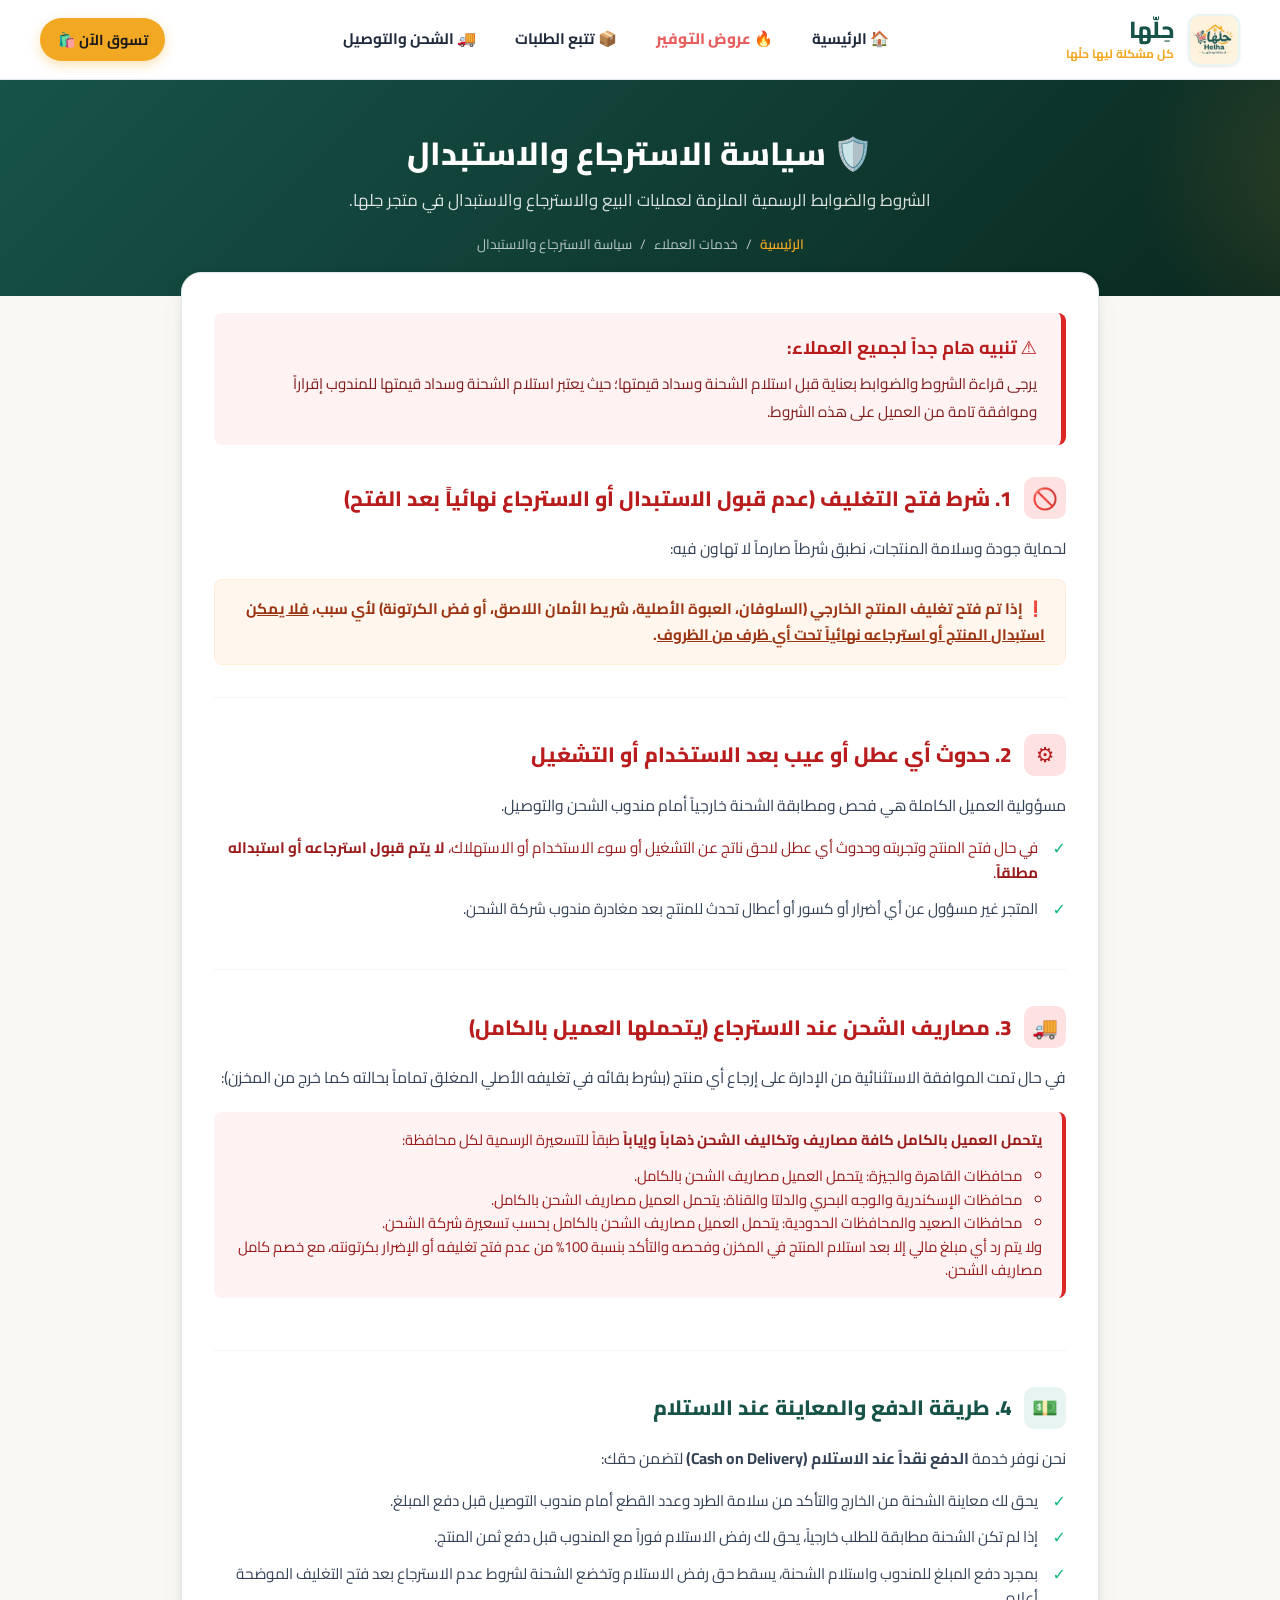
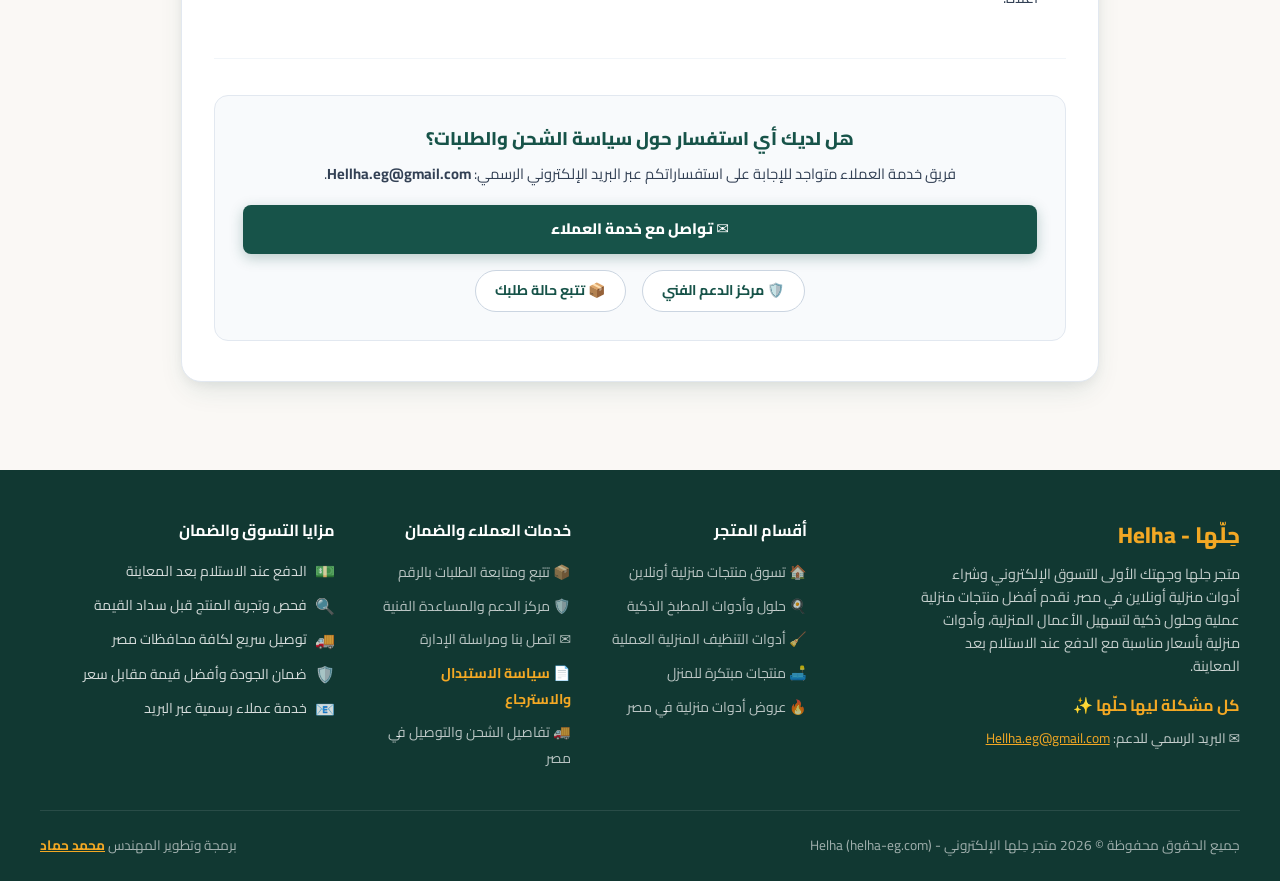
<file: return-policy.html>
<!DOCTYPE html>
<html lang="ar" dir="rtl">
<head>
  <meta charset="UTF-8">
  <meta name="viewport" content="width=device-width, initial-scale=1.0">
  <title>سياسة الاسترجاع والاستبدال المعتمدة | متجر حِلها (Helha)</title>
  <meta name="description" content="سياسة الاستبدال والاسترجاع الرسمية لمتجر حِلها (Helha) في مصر، شروط فحص ومعاينة المنتج، وضوابط الاسترجاع خلال 14 يوماً.">
  <meta name="keywords" content="سياسة الاسترجاع متجر حلها, شروط الاستبدال, ضمان المنتجات, معاينة المنتج, helha-eg.com">
  <meta name="robots" content="index, follow">
  <link rel="canonical" href="https://helha-eg.com/return-policy.html">

  <!-- Light Mode Enforcement -->
  <meta name="color-scheme" content="light only">
  <meta name="supported-color-schemes" content="light">

  <!-- Open Graph -->
  <meta property="og:type" content="website">
  <meta property="og:site_name" content="متجر حِلها - Helha">
  <meta property="og:title" content="سياسة الاسترجاع والاستبدال | متجر حِلها (Helha)">
  <meta property="og:description" content="الشروط والضوابط الرسمية لضمان حقوق العميل والمتجر وسياسات المعاينة والاسترجاع.">
  <meta property="og:url" content="https://helha-eg.com/return-policy.html">
    <meta property="og:image" content="https://helha-eg.com/assets/share-preview.jpg">
  <meta property="og:image:secure_url" content="https://helha-eg.com/assets/share-preview.jpg">
  <meta property="og:image:type" content="image/jpeg">
  <meta property="og:image:width" content="1200">
  <meta property="og:image:height" content="630">
  <meta property="og:image:alt" content="متجر حِلها (Helha) - كل مشكلة ليها حلّها">
  <meta property="og:locale" content="ar_EG">

  <!-- Twitter Card -->
  <meta name="twitter:card" content="summary_large_image">
  <meta name="twitter:title" content="سياسة الاسترجاع | متجر حِلها - Helha">
  <meta name="twitter:description" content="ضوابط الاستبدال والاسترجاع والمعاينة قبل الدفع في متجر حِلها.">
  <meta name="twitter:image" content="https://helha-eg.com/assets/share-preview.jpg">

    <!-- Favicon for Google Search & Browsers (48x48 multiple for Google Search) -->
  <link rel="icon" type="image/x-icon" href="favicon.ico">
  <link rel="shortcut icon" type="image/x-icon" href="favicon.ico">
  <link rel="icon" type="image/png" sizes="192x192" href="assets/icon-192.png">
  <link rel="icon" type="image/png" sizes="96x96" href="assets/favicon-96x96.png">
  <link rel="icon" type="image/png" sizes="48x48" href="assets/favicon-48x48.png">
  <link rel="icon" type="image/png" sizes="32x32" href="assets/favicon-32x32.png">
  <link rel="apple-touch-icon" sizes="180x180" href="assets/apple-touch-icon.png">

  <!-- Google Fonts: Cairo -->
  <link rel="preconnect" href="https://fonts.googleapis.com">
  <link rel="preconnect" href="https://fonts.gstatic.com" crossorigin>
  <link href="https://fonts.googleapis.com/css2?family=Cairo:wght@400;600;700;800;900&display=swap" rel="stylesheet">

  <!-- PWA Manifest & Mobile Config -->
  <link rel="manifest" href="manifest.json">
  <meta name="theme-color" content="#175349">
  <meta name="mobile-web-app-capable" content="yes">
  <meta name="apple-mobile-web-app-capable" content="yes">
  <meta name="apple-mobile-web-app-status-bar-style" content="black-translucent">
  <meta name="apple-mobile-web-app-title" content="حِلها">

  <!-- Site Styles -->
  <link rel="stylesheet" href="css/style.css">
  <link rel="stylesheet" href="css/pages.css">
</head>
<body>

  <!-- Top Header Navigation -->
  <header class="site-header">
    <div class="container nav-container">
      <div class="logo-wrapper" onclick="window.location.href='index.html'" style="cursor: pointer;">
        <img src="assets/logo.jpg" alt="شعار متجر حِلها" class="logo-img">
        <div class="brand-text">
          <h1>حِلّها</h1>
          <span class="tagline">كل مشكلة ليها حلّها</span>
        </div>
      </div>

      <!-- Quick Nav Links -->
      <nav class="site-nav-links">
        <a href="index.html" class="nav-item-link">
          🏠 الرئيسية
        </a>
        <a href="deals.html" class="nav-item-link" style="color:var(--coral); font-weight:800;">
          🔥 عروض التوفير
        </a>
        <a href="track.html" class="nav-item-link">
          📦 تتبع الطلبات
        </a>
        <a href="shipping.html" class="nav-item-link">
          🚚 الشحن والتوصيل
        </a>
      </nav>

      <div class="header-actions">
        <a href="index.html#products-section" class="btn-primary" style="padding:0.6rem 1.1rem; font-size:0.9rem; text-decoration:none;">
          تسوق الآن 🛍️
        </a>
      </div>
    </div>
  </header>

  <!-- Page Banner -->
  <section class="page-banner">
    <div class="container">
      <h1 class="page-banner-title">🛡️ سياسة الاسترجاع والاستبدال</h1>
      <p class="page-banner-subtitle">
        الشروط والضوابط الرسمية الملزمة لعمليات البيع والاسترجاع والاستبدال في متجر حِلها.
      </p>
      <div class="breadcrumbs">
        <a href="index.html">الرئيسية</a>
        <span>/</span>
        <span>خدمات العملاء</span>
        <span>/</span>
        <span>سياسة الاسترجاع والاستبدال</span>
      </div>
    </div>
  </section>

  <!-- Main Policy Content -->
  <main class="page-container">
    <div class="page-card">
      
      <!-- Crucial Strict Notice -->
      <div style="background:#fef2f2; border-right:5px solid #dc2626; border-radius:var(--radius-sm); padding:1.25rem 1.5rem; margin-bottom:2rem;">
        <strong style="font-size:1.15rem; color:#b91c1c; display:flex; align-items:center; gap:0.5rem; margin-bottom:0.5rem;">
          ⚠️ تنبيه هام جداً لجميع العملاء:
        </strong>
        <p style="color:#7f1d1d; font-size:0.95rem; line-height:1.8; margin:0;">
          يرجى قراءة الشروط والضوابط بعناية قبل استلام الشحنة وسداد قيمتها؛ حيث يعتبر استلام الشحنة وسداد قيمتها للمندوب إقراراً وموافقة تامة من العميل على هذه الشروط.
        </p>
      </div>

      <!-- Section 1: Strictly No Return If Opened -->
      <section class="policy-section">
        <h3 class="policy-title" style="color:#b91c1c;">
          <div class="policy-icon-wrap" style="background:#fee2e2; color:#b91c1c;">🚫</div>
          <span>1. شرط فتح التغليف (عدم قبول الاستبدال أو الاسترجاع نهائياً بعد الفتح)</span>
        </h3>
        <p class="policy-text">
          لحماية جودة وسلامة المنتجات، نطبق شرطاً صارماً لا تهاون فيه:
        </p>
        <div style="background:#fff7ed; border:1px solid #ffedd5; border-radius:var(--radius-sm); padding:1rem 1.25rem; font-size:0.95rem; color:#9a3412; font-weight:700; line-height:1.7;">
          ❗ إذا تم فتح تغليف المنتج الخارجي (السلوفان، العبوة الأصلية، شريط الأمان اللاصق، أو فض الكرتونة) لأي سبب، <u>فلا يمكن استبدال المنتج أو استرجاعه نهائياً تحت أي ظرف من الظروف</u>.
        </div>
      </section>

      <!-- Section 2: Malfunctions After Opening -->
      <section class="policy-section">
        <h3 class="policy-title" style="color:#b91c1c;">
          <div class="policy-icon-wrap" style="background:#fee2e2; color:#b91c1c;">⚙️</div>
          <span>2. حدوث أي عطل أو عيب بعد الاستخدام أو التشغيل</span>
        </h3>
        <p class="policy-text">
          مسؤولية العميل الكاملة هي فحص ومطابقة الشحنة خارجياً أمام مندوب الشحن والتوصيل.
        </p>
        <ul class="policy-list">
          <li style="color:#991b1b;">في حال فتح المنتج وتجربته وحدوث أي عطل لاحق ناتج عن التشغيل أو سوء الاستخدام أو الاستهلاك، <strong>لا يتم قبول استرجاعه أو استبداله مطلقاً</strong>.</li>
          <li>المتجر غير مسؤول عن أي أضرار أو كسور أو أعطال تحدث للمنتج بعد مغادرة مندوب شركة الشحن.</li>
        </ul>
      </section>

      <!-- Section 3: Customer Bears Full Shipping Fees -->
      <section class="policy-section">
        <h3 class="policy-title" style="color:#b91c1c;">
          <div class="policy-icon-wrap" style="background:#fee2e2; color:#b91c1c;">🚚</div>
          <span>3. مصاريف الشحن عند الاسترجاع (يتحملها العميل بالكامل)</span>
        </h3>
        <p class="policy-text">
          في حال تمت الموافقة الاستثنائية من الإدارة على إرجاع أي منتج (بشرط بقائه في تغليفه الأصلي المغلق تماماً بحالته كما خرج من المخزن):
        </p>
        <div class="highlight-box" style="border-right-color:#dc2626; background:#fef2f2; color:#991b1b;">
          <strong>يتحمل العميل بالكامل كافة مصاريف وتكاليف الشحن ذهاباً وإياباً</strong> طبقاً للتسعيرة الرسمية لكل محافظة:
          <ul style="margin-top:0.75rem; padding-right:1.25rem; list-style-type:circle;">
            <li>محافظات القاهرة والجيزة: يتحمل العميل مصاريف الشحن بالكامل.</li>
            <li>محافظات الإسكندرية والوجه البحري والدلتا والقناة: يتحمل العميل مصاريف الشحن بالكامل.</li>
            <li>محافظات الصعيد والمحافظات الحدودية: يتحمل العميل مصاريف الشحن بالكامل بحسب تسعيرة شركة الشحن.</li>
          </ul>
          ولا يتم رد أي مبلغ مالي إلا بعد استلام المنتج في المخزن وفحصه والتأكد بنسبة 100% من عدم فتح تغليفه أو الإضرار بكرتونته، مع خصم كامل مصاريف الشحن.
        </div>
      </section>

      <!-- Section 4: Cash on Delivery & Inspection -->
      <section class="policy-section">
        <h3 class="policy-title">
          <div class="policy-icon-wrap">💵</div>
          <span>4. طريقة الدفع والمعاينة عند الاستلام</span>
        </h3>
        <p class="policy-text">
          نحن نوفر خدمة <strong>الدفع نقداً عند الاستلام (Cash on Delivery)</strong> لتضمن حقك:
        </p>
        <ul class="policy-list">
          <li>يحق لك معاينة الشحنة من الخارج والتأكد من سلامة الطرد وعدد القطع أمام مندوب التوصيل قبل دفع المبلغ.</li>
          <li>إذا لم تكن الشحنة مطابقة للطلب خارجياً، يحق لك رفض الاستلام فوراً مع المندوب قبل دفع ثمن المنتج.</li>
          <li>بمجرد دفع المبلغ للمندوب واستلام الشحنة، يسقط حق رفض الاستلام وتخضع الشحنة لشروط عدم الاسترجاع بعد فتح التغليف الموضحة أعلاه.</li>
        </ul>
      </section>

      <!-- Section 5: Inquiries -->
      <div style="background:#f8fafc; border-radius:var(--radius-md); padding:1.75rem; text-align:center; margin-top:2rem; border:1px solid var(--border);">
        <h4 style="font-size:1.15rem; font-weight:800; color:var(--primary); margin-bottom:0.5rem;">
          هل لديك أي استفسار حول سياسة الشحن والطلبات؟
        </h4>
        <p style="color:var(--dark-soft); font-size:0.92rem; margin-bottom:1.25rem;">
          فريق خدمة العملاء متواجد للإجابة على استفساراتكم عبر البريد الإلكتروني الرسمي: <strong>Hellha.eg@gmail.com</strong>.
        </p>
        <div style="display:flex; justify-content:center; gap:1rem; flex-wrap:wrap;">
          <a href="contact.html" class="btn-buy-now" style="background:#175349; text-decoration:none; padding:0.75rem 1.5rem;">
            ✉️ تواصل مع خدمة العملاء
          </a>
          <a href="support.html" class="cat-btn" style="text-decoration:none; background:#ffffff; color:var(--primary); border:1px solid #cbd5e1;">
            🛡️ مركز الدعم الفني
          </a>
          <a href="track.html" class="cat-btn" style="text-decoration:none; background:#ffffff; color:var(--primary); border:1px solid #cbd5e1;">
            📦 تتبع حالة طلبك
          </a>
        </div>
      </div>

    </div>
  </main>

  <!-- Site Footer -->
  <footer class="site-footer">
    <div class="container">
      <div class="footer-grid">
        <!-- Col 1: Store Intro & SEO Description -->
        <div class="footer-brand">
          <h4>حِلّها - Helha</h4>
          <p>
            متجر حِلها وجهتك الأولى للتسوق الإلكتروني وشراء أدوات منزلية أونلاين في مصر. نقدم أفضل منتجات منزلية عملية وحلول ذكية لتسهيل الأعمال المنزلية، وأدوات منزلية بأسعار مناسبة مع الدفع عند الاستلام بعد المعاينة.
          </p>
          <div style="margin-top: 1rem; color: var(--secondary); font-weight: 700;">
            كل مشكلة ليها حلّها ✨
          </div>
          <div style="margin-top: 0.6rem; font-size: 0.85rem; color: rgba(255,255,255,0.75);">
            ✉️ البريد الرسمي للدعم: <a href="mailto:Hellha.eg@gmail.com" style="color:var(--secondary); text-decoration:underline;">Hellha.eg@gmail.com</a>
          </div>
        </div>

        <!-- Col 2: Store Categories & Internal Links -->
        <div class="footer-col">
          <h5>أقسام المتجر</h5>
          <ul class="footer-links">
            <li><a href="index.html">🏠 تسوق منتجات منزلية أونلاين</a></li>
            <li><a href="index.html?cat=kitchen">🍳 حلول وأدوات المطبخ الذكية</a></li>
            <li><a href="index.html?cat=cleaning">🧹 أدوات التنظيف المنزلية العملية</a></li>
            <li><a href="index.html?cat=home">🛋️ منتجات مبتكرة للمنزل</a></li>
            <li><a href="deals.html">🔥 عروض أدوات منزلية في مصر</a></li>
          </ul>
        </div>

        <!-- Col 3: Customer Care & Policies -->
        <div class="footer-col">
          <h5>خدمات العملاء والضمان</h5>
          <ul class="footer-links">
            <li><a href="track.html">📦 تتبع ومتابعة الطلبات بالرقم</a></li>
            <li><a href="support.html">🛡️ مركز الدعم والمساعدة الفنية</a></li>
            <li><a href="contact.html">✉️ اتصل بنا ومراسلة الإدارة</a></li>
            <li><a href="return-policy.html" style="color:var(--secondary); font-weight:700;">📄 سياسة الاستبدال والاسترجاع</a></li>
            <li><a href="shipping.html">🚚 تفاصيل الشحن والتوصيل في مصر</a></li>
          </ul>
        </div>

        <!-- Col 4: Trust & Shopping Features -->
        <div class="footer-col">
          <h5>مزايا التسوق والضمان</h5>
          <ul class="footer-features-list">
            <li class="footer-feature-item"><span>💵</span><span>الدفع عند الاستلام بعد المعاينة</span></li>
            <li class="footer-feature-item"><span>🔍</span><span>فحص وتجربة المنتج قبل سداد القيمة</span></li>
            <li class="footer-feature-item"><span>🚚</span><span>توصيل سريع لكافة محافظات مصر</span></li>
            <li class="footer-feature-item"><span>🛡️</span><span>ضمان الجودة وأفضل قيمة مقابل سعر</span></li>
            <li class="footer-feature-item"><span>📧</span><span>خدمة عملاء رسمية عبر البريد</span></li>
          </ul>
        </div>
      </div>

      <div class="footer-bottom">
        <div>جميع الحقوق محفوظة © 2026 متجر حِلها الإلكتروني - Helha (helha-eg.com)</div>
        <div>برمجة وتطوير المهندس <a href="https://www.facebook.com/en.mohamed.nasr" target="_blank" rel="noopener noreferrer" style="color: var(--secondary); font-weight: 700; text-decoration: underline;">محمد حماد</a></div>
      </div>
    </div>
  </footer>

  <!-- Mobile Bottom App Bar -->
  <nav class="mobile-bottom-nav">
    <a href="index.html" class="mobile-nav-item">
      <div class="nav-icon-wrap">
        <svg class="nav-svg" viewBox="0 0 24 24" fill="none" stroke="currentColor" stroke-width="2.2" stroke-linecap="round" stroke-linejoin="round">
          <path d="M3 9l9-7 9 7v11a2 2 0 0 1-2 2H5a2 2 0 0 1-2-2z"></path>
          <polyline points="9 22 9 12 15 12 15 22"></polyline>
        </svg>
      </div>
      <span class="nav-label">الرئيسية</span>
    </a>
    <a href="deals.html" class="mobile-nav-item">
      <div class="nav-icon-wrap">
        <svg class="nav-svg nav-svg-fire" viewBox="0 0 24 24" fill="currentColor">
          <path d="M12 23c-4.97 0-9-3.8-9-8.5 0-3.37 2.1-6.74 4.54-9.35a1 1 0 0 1 1.63.38c.61 2.06 1.83 3.55 3.03 4.22 1.34-1.78 1.95-4.14 1.76-6.6a1 1 0 0 1 1.68-.78C18.4 4.9 21 8.88 21 14.5c0 4.7-4.03 8.5-9 8.5z"/>
        </svg>
      </div>
      <span class="nav-label">العروض</span>
    </a>
    <a href="index.html#cart" class="mobile-nav-item">
      <div class="nav-icon-wrap">
        <svg class="nav-svg" viewBox="0 0 24 24" fill="none" stroke="currentColor" stroke-width="2.2" stroke-linecap="round" stroke-linejoin="round">
          <circle cx="9" cy="21" r="1.5"></circle>
          <circle cx="20" cy="21" r="1.5"></circle>
          <path d="M1 1h4l2.68 13.39a2 2 0 0 0 2 1.61h9.72a2 2 0 0 0 2-1.61L23 6H6"></path>
        </svg>
      </div>
      <span class="nav-label">السلة</span>
    </a>
    <a href="track.html" class="mobile-nav-item">
      <div class="nav-icon-wrap">
        <svg class="nav-svg" viewBox="0 0 24 24" fill="none" stroke="currentColor" stroke-width="2.2" stroke-linecap="round" stroke-linejoin="round">
          <rect x="1" y="3" width="15" height="13"></rect>
          <polygon points="16 8 20 8 23 11 23 16 16 16 8"></polygon>
          <circle cx="5.5" cy="18.5" r="2.5"></circle>
          <circle cx="18.5" cy="18.5" r="2.5"></circle>
        </svg>
      </div>
      <span class="nav-label">تتبع الطلب</span>
    </a>
    <a href="contact.html" class="mobile-nav-item">
      <div class="nav-icon-wrap">
        <svg class="nav-svg" viewBox="0 0 24 24" fill="none" stroke="currentColor" stroke-width="2.2" stroke-linecap="round" stroke-linejoin="round">
          <path d="M21 11.5a8.38 8.38 0 0 1-.9 3.8 8.5 8.5 0 0 1-7.6 4.7 8.38 8.38 0 0 1-3.8-.9L3 21l1.9-5.7a8.38 8.38 0 0 1-.9-3.8 8.5 8.5 0 0 1 4.7-7.6 8.38 8.38 0 0 1 3.8-.9h.5a8.48 8.48 0 0 1 8 8v.5z"></path>
        </svg>
      </div>
      <span class="nav-label">اتصل بنا</span>
    </a>
  </nav>

  <!-- PWA Script -->
  <script src="js/pwa.js"></script>
</body>
</html>
</file>
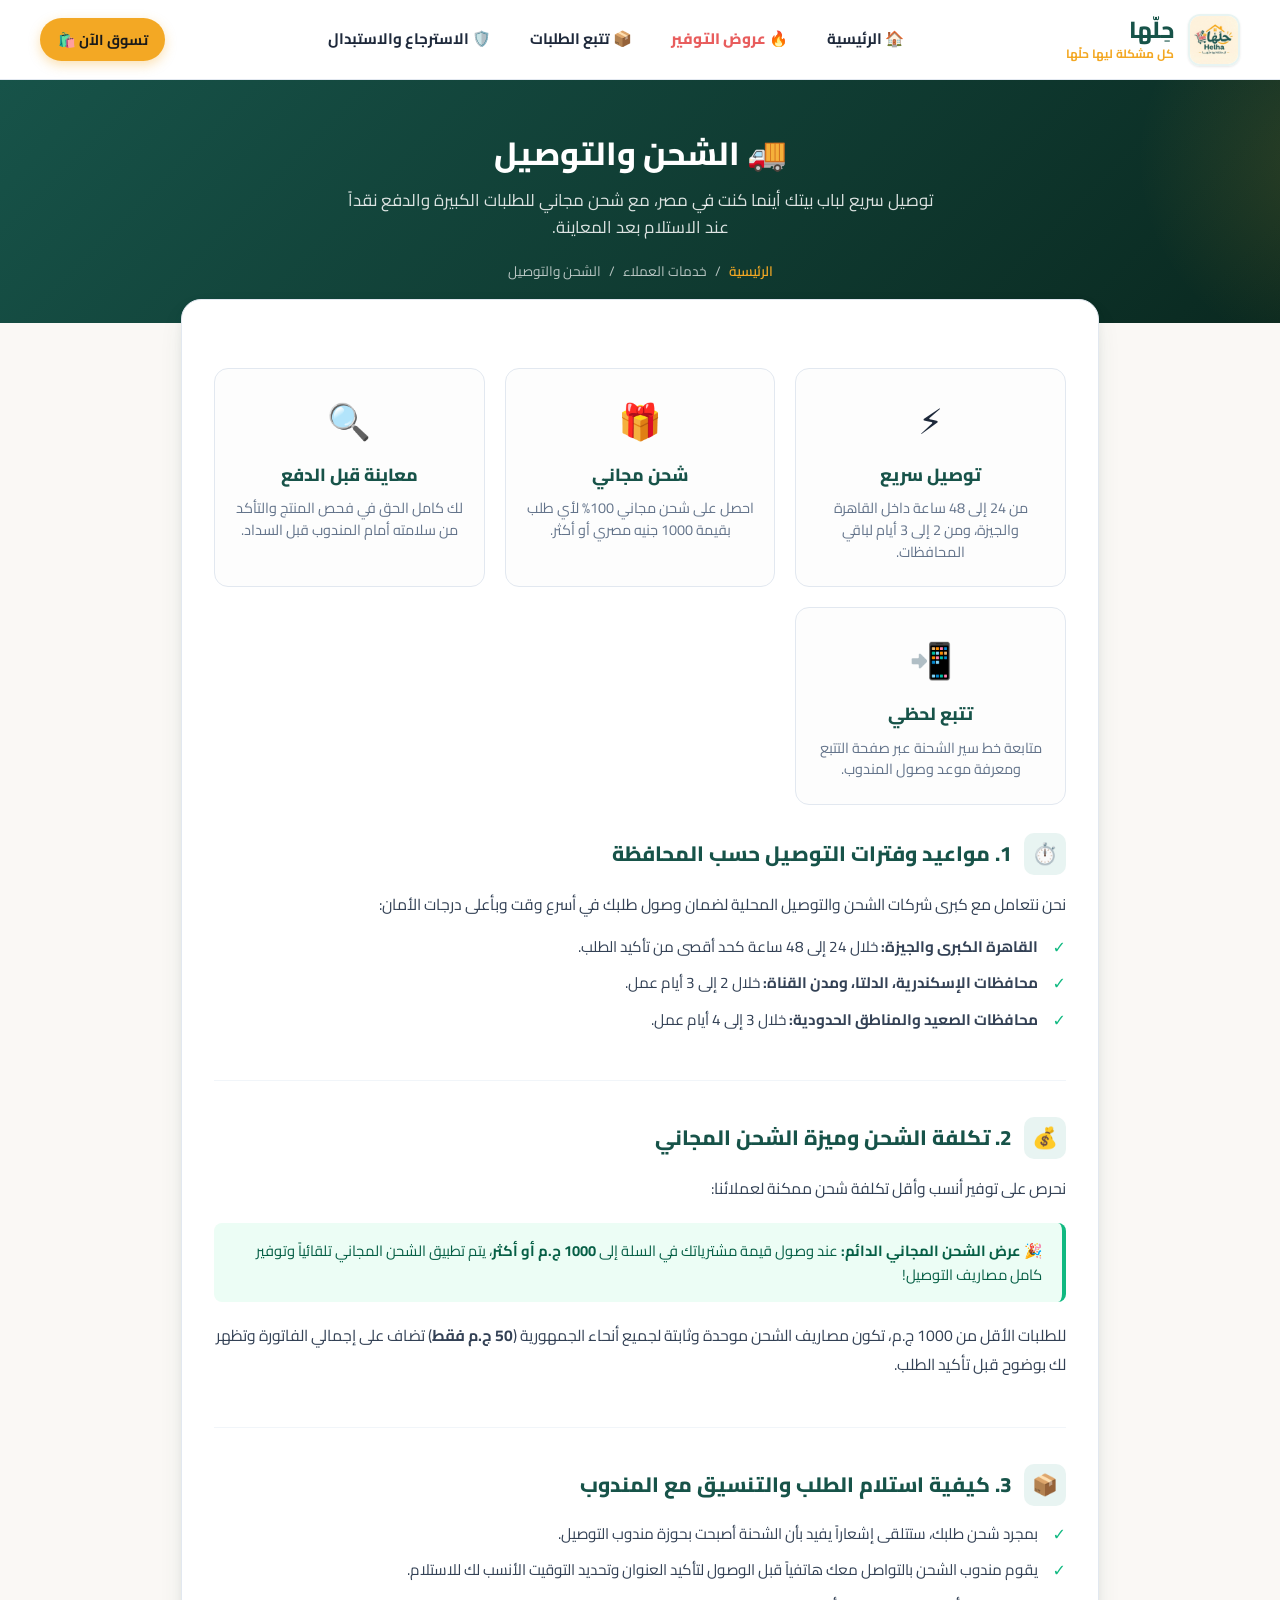
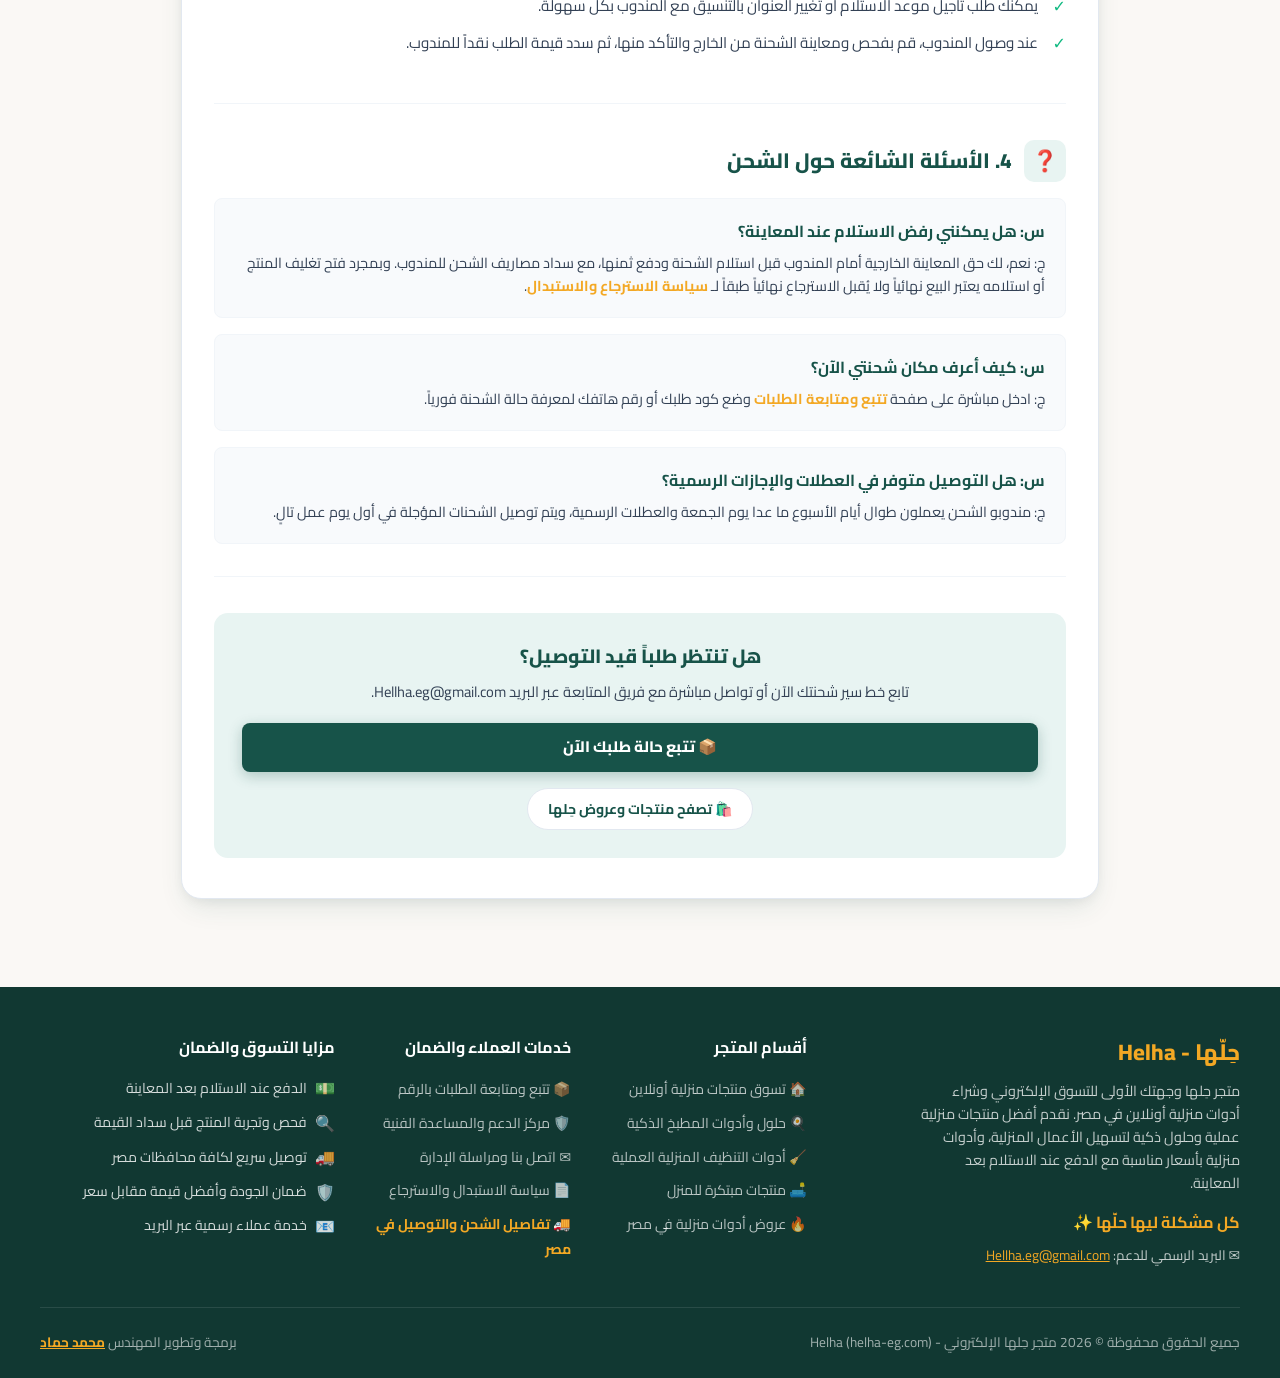
<file: shipping.html>
<!DOCTYPE html>
<html lang="ar" dir="rtl">
<head>
  <meta charset="UTF-8">
  <meta name="viewport" content="width=device-width, initial-scale=1.0">
  <title>الشحن والتوصيل لكافة المحافظات | متجر حِلها (Helha)</title>
  <meta name="description" content="تعرف على تفاصيل ومواعيد وأسعار الشحن والتوصيل في متجر حِلها لجميع محافظات مصر مع ميزة الشحن المجاني والدفع عند الاستلام بعد المعاينة.">
  <meta name="keywords" content="شحن متجر حلها, توصيل محافظات مصر, شحن مجاني حلها, الدفع عند الاستلام, helha shipping, helha-eg.com">
  <meta name="robots" content="index, follow">
  <link rel="canonical" href="https://helha-eg.com/shipping.html">

  <!-- Light Mode Enforcement -->
  <meta name="color-scheme" content="light only">
  <meta name="supported-color-schemes" content="light">

  <!-- Open Graph -->
  <meta property="og:type" content="website">
  <meta property="og:site_name" content="متجر حِلها - Helha">
  <meta property="og:title" content="الشحن والتوصيل | متجر حِلها (Helha)">
  <meta property="og:description" content="توصيل سريع لجميع محافظات مصر مع إمكانية فحص ومعاينة المنتج بالكامل قبل الدفع.">
  <meta property="og:url" content="https://helha-eg.com/shipping.html">
    <meta property="og:image" content="https://helha-eg.com/assets/share-preview.jpg">
  <meta property="og:image:secure_url" content="https://helha-eg.com/assets/share-preview.jpg">
  <meta property="og:image:type" content="image/jpeg">
  <meta property="og:image:width" content="1200">
  <meta property="og:image:height" content="630">
  <meta property="og:image:alt" content="متجر حِلها (Helha) - كل مشكلة ليها حلّها">
  <meta property="og:locale" content="ar_EG">

  <!-- Twitter Card -->
  <meta name="twitter:card" content="summary_large_image">
  <meta name="twitter:title" content="الشحن والتوصيل | متجر حِلها - Helha">
  <meta name="twitter:description" content="شحن سريع وتغطية لكافة محافظات مصر مع متجر حِلها.">
  <meta name="twitter:image" content="https://helha-eg.com/assets/share-preview.jpg">

    <!-- Favicon for Google Search & Browsers (48x48 multiple for Google Search) -->
  <link rel="icon" type="image/x-icon" href="favicon.ico">
  <link rel="shortcut icon" type="image/x-icon" href="favicon.ico">
  <link rel="icon" type="image/png" sizes="192x192" href="assets/icon-192.png">
  <link rel="icon" type="image/png" sizes="96x96" href="assets/favicon-96x96.png">
  <link rel="icon" type="image/png" sizes="48x48" href="assets/favicon-48x48.png">
  <link rel="icon" type="image/png" sizes="32x32" href="assets/favicon-32x32.png">
  <link rel="apple-touch-icon" sizes="180x180" href="assets/apple-touch-icon.png">

  <!-- Google Fonts: Cairo -->
  <link rel="preconnect" href="https://fonts.googleapis.com">
  <link rel="preconnect" href="https://fonts.gstatic.com" crossorigin>
  <link href="https://fonts.googleapis.com/css2?family=Cairo:wght@400;600;700;800;900&display=swap" rel="stylesheet">

  <!-- PWA Manifest & Mobile Config -->
  <link rel="manifest" href="manifest.json">
  <meta name="theme-color" content="#175349">
  <meta name="mobile-web-app-capable" content="yes">
  <meta name="apple-mobile-web-app-capable" content="yes">
  <meta name="apple-mobile-web-app-status-bar-style" content="black-translucent">
  <meta name="apple-mobile-web-app-title" content="حِلها">

  <!-- Site Styles -->
  <link rel="stylesheet" href="css/style.css">
  <link rel="stylesheet" href="css/pages.css">
</head>
<body>

  <!-- Top Header Navigation -->
  <header class="site-header">
    <div class="container nav-container">
      <div class="logo-wrapper" onclick="window.location.href='index.html'" style="cursor: pointer;">
        <img src="assets/logo.jpg" alt="شعار متجر حِلها" class="logo-img">
        <div class="brand-text">
          <h1>حِلّها</h1>
          <span class="tagline">كل مشكلة ليها حلّها</span>
        </div>
      </div>

      <!-- Quick Nav Links -->
      <nav class="site-nav-links">
        <a href="index.html" class="nav-item-link">
          🏠 الرئيسية
        </a>
        <a href="deals.html" class="nav-item-link" style="color:var(--coral); font-weight:800;">
          🔥 عروض التوفير
        </a>
        <a href="track.html" class="nav-item-link">
          📦 تتبع الطلبات
        </a>
        <a href="return-policy.html" class="nav-item-link">
          🛡️ الاسترجاع والاستبدال
        </a>
      </nav>

      <div class="header-actions">
        <a href="index.html#products-section" class="btn-primary" style="padding:0.6rem 1.1rem; font-size:0.9rem; text-decoration:none;">
          تسوق الآن 🛍️
        </a>
      </div>
    </div>
  </header>

  <!-- Page Banner -->
  <section class="page-banner">
    <div class="container">
      <h1 class="page-banner-title">🚚 الشحن والتوصيل</h1>
      <p class="page-banner-subtitle">
        توصيل سريع لباب بيتك أينما كنت في مصر، مع شحن مجاني للطلبات الكبيرة والدفع نقداً عند الاستلام بعد المعاينة.
      </p>
      <div class="breadcrumbs">
        <a href="index.html">الرئيسية</a>
        <span>/</span>
        <span>خدمات العملاء</span>
        <span>/</span>
        <span>الشحن والتوصيل</span>
      </div>
    </div>
  </section>

  <!-- Main Shipping Content -->
  <main class="page-container">
    <div class="page-card">
      
      <!-- Top Highlights Cards -->
      <div class="shipping-cards-grid">
        <div class="shipping-box">
          <div class="shipping-box-icon">⚡</div>
          <h4>توصيل سريع</h4>
          <p>من 24 إلى 48 ساعة داخل القاهرة والجيزة، ومن 2 إلى 3 أيام لباقي المحافظات.</p>
        </div>
        <div class="shipping-box">
          <div class="shipping-box-icon">🎁</div>
          <h4>شحن مجاني</h4>
          <p>احصل على شحن مجاني 100% لأي طلب بقيمة 1000 جنيه مصري أو أكثر.</p>
        </div>
        <div class="shipping-box">
          <div class="shipping-box-icon">🔍</div>
          <h4>معاينة قبل الدفع</h4>
          <p>لك كامل الحق في فحص المنتج والتأكد من سلامته أمام المندوب قبل السداد.</p>
        </div>
        <div class="shipping-box">
          <div class="shipping-box-icon">📲</div>
          <h4>تتبع لحظي</h4>
          <p>متابعة خط سير الشحنة عبر صفحة التتبع ومعرفة موعد وصول المندوب.</p>
        </div>
      </div>

      <!-- Section 1: Delivery Times -->
      <section class="policy-section">
        <h3 class="policy-title">
          <div class="policy-icon-wrap">⏱️</div>
          <span>1. مواعيد وفترات التوصيل حسب المحافظة</span>
        </h3>
        <p class="policy-text">
          نحن نتعامل مع كبرى شركات الشحن والتوصيل المحلية لضمان وصول طلبك في أسرع وقت وبأعلى درجات الأمان:
        </p>
        <ul class="policy-list">
          <li><strong>القاهرة الكبرى والجيزة:</strong> خلال 24 إلى 48 ساعة كحد أقصى من تأكيد الطلب.</li>
          <li><strong>محافظات الإسكندرية، الدلتا، ومدن القناة:</strong> خلال 2 إلى 3 أيام عمل.</li>
          <li><strong>محافظات الصعيد والمناطق الحدودية:</strong> خلال 3 إلى 4 أيام عمل.</li>
        </ul>
      </section>

      <!-- Section 2: Shipping Fees -->
      <section class="policy-section">
        <h3 class="policy-title">
          <div class="policy-icon-wrap">💰</div>
          <span>2. تكلفة الشحن وميزة الشحن المجاني</span>
        </h3>
        <p class="policy-text">
          نحرص على توفير أنسب وأقل تكلفة شحن ممكنة لعملائنا:
        </p>
        <div class="highlight-box success">
          🎉 <strong>عرض الشحن المجاني الدائم:</strong> عند وصول قيمة مشترياتك في السلة إلى <strong>1000 ج.م أو أكثر</strong>، يتم تطبيق الشحن المجاني تلقائياً وتوفير كامل مصاريف التوصيل!
        </div>
        <p class="policy-text">
          للطلبات الأقل من 1000 ج.م، تكون مصاريف الشحن موحدة وثابتة لجميع أنحاء الجمهورية (<strong>50 ج.م فقط</strong>) تضاف على إجمالي الفاتورة وتظهر لك بوضوح قبل تأكيد الطلب.
        </p>
      </section>

      <!-- Section 3: Delivery Process -->
      <section class="policy-section">
        <h3 class="policy-title">
          <div class="policy-icon-wrap">📦</div>
          <span>3. كيفية استلام الطلب والتنسيق مع المندوب</span>
        </h3>
        <ul class="policy-list">
          <li>بمجرد شحن طلبك، ستتلقى إشعاراً يفيد بأن الشحنة أصبحت بحوزة مندوب التوصيل.</li>
          <li>يقوم مندوب الشحن بالتواصل معك هاتفياً قبل الوصول لتأكيد العنوان وتحديد التوقيت الأنسب لك للاستلام.</li>
          <li>يمكنك طلب تأجيل موعد الاستلام أو تغيير العنوان بالتنسيق مع المندوب بكل سهولة.</li>
          <li>عند وصول المندوب، قم بفحص ومعاينة الشحنة من الخارج والتأكد منها، ثم سدد قيمة الطلب نقداً للمندوب.</li>
        </ul>
      </section>

      <!-- Section 4: FAQ -->
      <section class="policy-section">
        <h3 class="policy-title">
          <div class="policy-icon-wrap">❓</div>
          <span>4. الأسئلة الشائعة حول الشحن</span>
        </h3>
        
        <div style="display:flex; flex-direction:column; gap:1rem; margin-top:1rem;">
          <div style="background:#f8fafc; padding:1.25rem; border-radius:var(--radius-sm); border:1px solid var(--border-light);">
            <strong style="color:var(--primary); display:block; margin-bottom:0.4rem;">س: هل يمكنني رفض الاستلام عند المعاينة؟</strong>
            <p style="font-size:0.9rem; color:var(--dark-soft); line-height:1.6;">
              ج: نعم، لك حق المعاينة الخارجية أمام المندوب قبل استلام الشحنة ودفع ثمنها، مع سداد مصاريف الشحن للمندوب. وبمجرد فتح تغليف المنتج أو استلامه يعتبر البيع نهائياً ولا يُقبل الاسترجاع نهائياً طبقاً لـ <a href="return-policy.html" style="color:var(--secondary); font-weight:700;">سياسة الاسترجاع والاستبدال</a>.
            </p>
          </div>

          <div style="background:#f8fafc; padding:1.25rem; border-radius:var(--radius-sm); border:1px solid var(--border-light);">
            <strong style="color:var(--primary); display:block; margin-bottom:0.4rem;">س: كيف أعرف مكان شحنتي الآن؟</strong>
            <p style="font-size:0.9rem; color:var(--dark-soft); line-height:1.6;">
              ج: ادخل مباشرة على صفحة <a href="track.html" style="color:var(--secondary); font-weight:700;">تتبع ومتابعة الطلبات</a> وضع كود طلبك أو رقم هاتفك لمعرفة حالة الشحنة فورياً.
            </p>
          </div>

          <div style="background:#f8fafc; padding:1.25rem; border-radius:var(--radius-sm); border:1px solid var(--border-light);">
            <strong style="color:var(--primary); display:block; margin-bottom:0.4rem;">س: هل التوصيل متوفر في العطلات والإجازات الرسمية؟</strong>
            <p style="font-size:0.9rem; color:var(--dark-soft); line-height:1.6;">
              ج: مندوبو الشحن يعملون طوال أيام الأسبوع ما عدا يوم الجمعة والعطلات الرسمية، ويتم توصيل الشحنات المؤجلة في أول يوم عمل تالٍ.
            </p>
          </div>
        </div>
      </section>

      <!-- Bottom Action Strip -->
      <div style="background:var(--primary-light); border-radius:var(--radius-md); padding:1.75rem; text-align:center; margin-top:2rem;">
        <h4 style="font-size:1.2rem; font-weight:800; color:var(--primary); margin-bottom:0.5rem;">
          هل تنتظر طلباً قيد التوصيل؟
        </h4>
        <p style="color:var(--dark-soft); font-size:0.92rem; margin-bottom:1.25rem;">
          تابع خط سير شحنتك الآن أو تواصل مباشرة مع فريق المتابعة عبر البريد Hellha.eg@gmail.com.
        </p>
        <div style="display:flex; justify-content:center; gap:1rem; flex-wrap:wrap;">
          <a href="track.html" class="btn-buy-now" style="text-decoration:none; padding:0.75rem 1.5rem;">
            📦 تتبع حالة طلبك الآن
          </a>
          <a href="index.html#products-section" class="cat-btn" style="text-decoration:none; background:#ffffff; color:var(--primary);">
            🛍️ تصفح منتجات وعروض حِلها
          </a>
        </div>
      </div>

    </div>
  </main>

  <!-- Site Footer -->
  <footer class="site-footer">
    <div class="container">
      <div class="footer-grid">
        <!-- Col 1: Store Intro & SEO Description -->
        <div class="footer-brand">
          <h4>حِلّها - Helha</h4>
          <p>
            متجر حِلها وجهتك الأولى للتسوق الإلكتروني وشراء أدوات منزلية أونلاين في مصر. نقدم أفضل منتجات منزلية عملية وحلول ذكية لتسهيل الأعمال المنزلية، وأدوات منزلية بأسعار مناسبة مع الدفع عند الاستلام بعد المعاينة.
          </p>
          <div style="margin-top: 1rem; color: var(--secondary); font-weight: 700;">
            كل مشكلة ليها حلّها ✨
          </div>
          <div style="margin-top: 0.6rem; font-size: 0.85rem; color: rgba(255,255,255,0.75);">
            ✉️ البريد الرسمي للدعم: <a href="mailto:Hellha.eg@gmail.com" style="color:var(--secondary); text-decoration:underline;">Hellha.eg@gmail.com</a>
          </div>
        </div>

        <!-- Col 2: Store Categories & Internal Links -->
        <div class="footer-col">
          <h5>أقسام المتجر</h5>
          <ul class="footer-links">
            <li><a href="index.html">🏠 تسوق منتجات منزلية أونلاين</a></li>
            <li><a href="index.html?cat=kitchen">🍳 حلول وأدوات المطبخ الذكية</a></li>
            <li><a href="index.html?cat=cleaning">🧹 أدوات التنظيف المنزلية العملية</a></li>
            <li><a href="index.html?cat=home">🛋️ منتجات مبتكرة للمنزل</a></li>
            <li><a href="deals.html">🔥 عروض أدوات منزلية في مصر</a></li>
          </ul>
        </div>

        <!-- Col 3: Customer Care & Policies -->
        <div class="footer-col">
          <h5>خدمات العملاء والضمان</h5>
          <ul class="footer-links">
            <li><a href="track.html">📦 تتبع ومتابعة الطلبات بالرقم</a></li>
            <li><a href="support.html">🛡️ مركز الدعم والمساعدة الفنية</a></li>
            <li><a href="contact.html">✉️ اتصل بنا ومراسلة الإدارة</a></li>
            <li><a href="return-policy.html">📄 سياسة الاستبدال والاسترجاع</a></li>
            <li><a href="shipping.html" style="color:var(--secondary); font-weight:700;">🚚 تفاصيل الشحن والتوصيل في مصر</a></li>
          </ul>
        </div>

        <!-- Col 4: Trust & Shopping Features -->
        <div class="footer-col">
          <h5>مزايا التسوق والضمان</h5>
          <ul class="footer-features-list">
            <li class="footer-feature-item"><span>💵</span><span>الدفع عند الاستلام بعد المعاينة</span></li>
            <li class="footer-feature-item"><span>🔍</span><span>فحص وتجربة المنتج قبل سداد القيمة</span></li>
            <li class="footer-feature-item"><span>🚚</span><span>توصيل سريع لكافة محافظات مصر</span></li>
            <li class="footer-feature-item"><span>🛡️</span><span>ضمان الجودة وأفضل قيمة مقابل سعر</span></li>
            <li class="footer-feature-item"><span>📧</span><span>خدمة عملاء رسمية عبر البريد</span></li>
          </ul>
        </div>
      </div>

      <div class="footer-bottom">
        <div>جميع الحقوق محفوظة © 2026 متجر حِلها الإلكتروني - Helha (helha-eg.com)</div>
        <div>برمجة وتطوير المهندس <a href="https://www.facebook.com/en.mohamed.nasr" target="_blank" rel="noopener noreferrer" style="color: var(--secondary); font-weight: 700; text-decoration: underline;">محمد حماد</a></div>
      </div>
    </div>
  </footer>

  <!-- Mobile Bottom App Bar -->
  <nav class="mobile-bottom-nav">
    <a href="index.html" class="mobile-nav-item">
      <div class="nav-icon-wrap">
        <svg class="nav-svg" viewBox="0 0 24 24" fill="none" stroke="currentColor" stroke-width="2.2" stroke-linecap="round" stroke-linejoin="round">
          <path d="M3 9l9-7 9 7v11a2 2 0 0 1-2 2H5a2 2 0 0 1-2-2z"></path>
          <polyline points="9 22 9 12 15 12 15 22"></polyline>
        </svg>
      </div>
      <span class="nav-label">الرئيسية</span>
    </a>
    <a href="deals.html" class="mobile-nav-item">
      <div class="nav-icon-wrap">
        <svg class="nav-svg nav-svg-fire" viewBox="0 0 24 24" fill="currentColor">
          <path d="M12 23c-4.97 0-9-3.8-9-8.5 0-3.37 2.1-6.74 4.54-9.35a1 1 0 0 1 1.63.38c.61 2.06 1.83 3.55 3.03 4.22 1.34-1.78 1.95-4.14 1.76-6.6a1 1 0 0 1 1.68-.78C18.4 4.9 21 8.88 21 14.5c0 4.7-4.03 8.5-9 8.5z"/>
        </svg>
      </div>
      <span class="nav-label">العروض</span>
    </a>
    <a href="index.html#cart" class="mobile-nav-item">
      <div class="nav-icon-wrap">
        <svg class="nav-svg" viewBox="0 0 24 24" fill="none" stroke="currentColor" stroke-width="2.2" stroke-linecap="round" stroke-linejoin="round">
          <circle cx="9" cy="21" r="1.5"></circle>
          <circle cx="20" cy="21" r="1.5"></circle>
          <path d="M1 1h4l2.68 13.39a2 2 0 0 0 2 1.61h9.72a2 2 0 0 0 2-1.61L23 6H6"></path>
        </svg>
      </div>
      <span class="nav-label">السلة</span>
    </a>
    <a href="track.html" class="mobile-nav-item">
      <div class="nav-icon-wrap">
        <svg class="nav-svg" viewBox="0 0 24 24" fill="none" stroke="currentColor" stroke-width="2.2" stroke-linecap="round" stroke-linejoin="round">
          <rect x="1" y="3" width="15" height="13"></rect>
          <polygon points="16 8 20 8 23 11 23 16 16 16 8"></polygon>
          <circle cx="5.5" cy="18.5" r="2.5"></circle>
          <circle cx="18.5" cy="18.5" r="2.5"></circle>
        </svg>
      </div>
      <span class="nav-label">تتبع الطلب</span>
    </a>
    <a href="contact.html" class="mobile-nav-item">
      <div class="nav-icon-wrap">
        <svg class="nav-svg" viewBox="0 0 24 24" fill="none" stroke="currentColor" stroke-width="2.2" stroke-linecap="round" stroke-linejoin="round">
          <path d="M21 11.5a8.38 8.38 0 0 1-.9 3.8 8.5 8.5 0 0 1-7.6 4.7 8.38 8.38 0 0 1-3.8-.9L3 21l1.9-5.7a8.38 8.38 0 0 1-.9-3.8 8.5 8.5 0 0 1 4.7-7.6 8.38 8.38 0 0 1 3.8-.9h.5a8.48 8.48 0 0 1 8 8v.5z"></path>
        </svg>
      </div>
      <span class="nav-label">اتصل بنا</span>
    </a>
  </nav>

  <!-- PWA Script -->
  <script src="js/pwa.js"></script>
</body>
</html>
</file>
<file: css/style.css>
/* ==========================================================================
   Helha (حِلها) E-Commerce Store - Modern Arabic RTL Stylesheet
   ========================================================================== */

:root {
  color-scheme: light only !important;
  forced-color-adjust: none !important;
  --primary: #175349;
  --primary-hover: #0f3d35;
  --primary-light: #e8f4f2;
  --primary-glow: rgba(23, 83, 73, 0.15);
  
  --secondary: #f3a824;
  --secondary-hover: #e09618;
  --secondary-light: #fef7ec;
  
  --coral: #e85d5d;
  --coral-hover: #d24646;
  --coral-light: #fdf0f0;
  
  --dark: #1e293b;
  --dark-soft: #334155;
  --gray: #64748b;
  --gray-light: #94a3b8;
  --border: #e2e8f0;
  --border-light: #f1f5f9;
  --bg-page: #faf8f5;
  --bg-card: #ffffff;
  
  --radius-sm: 8px;
  --radius-md: 14px;
  --radius-lg: 20px;
  --radius-full: 9999px;
  
  --shadow-sm: 0 1px 3px rgba(0,0,0,0.06), 0 1px 2px rgba(0,0,0,0.04);
  --shadow-md: 0 4px 12px -2px rgba(23, 83, 73, 0.08), 0 2px 6px -1px rgba(0,0,0,0.05);
  --shadow-lg: 0 12px 28px -6px rgba(23, 83, 73, 0.12), 0 4px 12px -2px rgba(0,0,0,0.06);
  --shadow-xl: 0 24px 48px -12px rgba(23, 83, 73, 0.18);
  
  --transition: all 0.25s cubic-bezier(0.4, 0, 0.2, 1);
}

*, *::before, *::after {
  box-sizing: border-box;
  margin: 0;
  padding: 0;
}

html {
  font-family: 'Cairo', 'Tajawal', system-ui, -apple-system, sans-serif;
  direction: rtl;
  text-align: right;
  scroll-behavior: smooth;
  color-scheme: light only !important;
  forced-color-adjust: none !important;
  background-color: var(--bg-page) !important;
  color: var(--dark) !important;
  width: 100% !important;
  max-width: 100% !important;
  overflow-x: hidden !important;
  position: relative;
}

body {
  min-height: 100vh;
  display: flex;
  flex-direction: column;
  width: 100% !important;
  max-width: 100% !important;
  overflow-x: hidden !important;
  position: relative;
  line-height: 1.6;
  color-scheme: light only !important;
  forced-color-adjust: none !important;
  background-color: var(--bg-page) !important;
  color: var(--dark) !important;
}

a {
  color: inherit;
  text-decoration: none;
}

button {
  font-family: inherit;
  cursor: pointer;
  border: none;
  background: none;
  outline: none;
}

img {
  max-width: 100%;
  height: auto;
  display: block;
}

.container {
  width: 100%;
  max-width: 1240px;
  margin: 0 auto;
  padding: 0 1.25rem;
}

/* --------------------------------------------------------------------------
   Announcement Bar
   -------------------------------------------------------------------------- */
.top-bar {
  background: linear-gradient(90deg, #175349 0%, #1e6b5e 50%, #175349 100%);
  color: #ffffff;
  font-size: 0.85rem;
  font-weight: 600;
  padding: 0.5rem 0;
  text-align: center;
  position: relative;
  z-index: 100;
}

.top-bar-content {
  display: flex;
  align-items: center;
  justify-content: center;
  gap: 0.75rem;
  flex-wrap: wrap;
}

.top-bar .badge-gold {
  background: var(--secondary);
  color: #1a1a1a;
  padding: 0.15rem 0.6rem;
  border-radius: var(--radius-full);
  font-size: 0.75rem;
  font-weight: 700;
}

/* --------------------------------------------------------------------------
   Main Navigation & Standalone Pages Header (.site-header)
   -------------------------------------------------------------------------- */
.navbar,
.site-header {
  background: rgba(255, 255, 255, 0.98);
  backdrop-filter: blur(12px);
  -webkit-backdrop-filter: blur(12px);
  border-bottom: 1px solid var(--border);
  position: sticky;
  top: 0;
  z-index: 90;
  width: 100%;
  transition: var(--transition);
}

.nav-container {
  display: flex;
  align-items: center;
  justify-content: space-between;
  padding: 0.85rem 1.25rem;
  gap: 1.5rem;
}

.brand,
.logo-wrapper {
  display: flex;
  align-items: center;
  gap: 0.85rem;
  flex-shrink: 0;
  cursor: pointer;
  text-decoration: none;
}

.brand-logo,
.logo-img {
  width: 52px !important;
  height: 52px !important;
  max-width: 52px !important;
  max-height: 52px !important;
  border-radius: 12px;
  object-fit: cover;
  box-shadow: var(--shadow-sm);
  border: 2px solid var(--primary-light);
  display: block;
  flex-shrink: 0;
}

.brand-info,
.brand-text {
  display: flex;
  flex-direction: column;
}

.brand-title,
.brand-text h1 {
  font-size: 1.45rem;
  font-weight: 800;
  color: var(--primary);
  line-height: 1.2;
  letter-spacing: -0.5px;
  margin: 0;
}

.brand-tagline,
.brand-text .tagline {
  font-size: 0.75rem;
  color: var(--secondary);
  font-weight: 700;
  display: block;
}

.site-nav-links {
  display: flex;
  gap: 0.85rem;
  align-items: center;
  flex-wrap: wrap;
}

.nav-item-link {
  text-decoration: none;
  color: var(--dark);
  font-weight: 700;
  font-size: 0.95rem;
  padding: 0.45rem 0.8rem;
  border-radius: var(--radius-sm);
  transition: var(--transition);
  display: inline-flex;
  align-items: center;
  gap: 0.35rem;
}

.nav-item-link:hover {
  background: var(--primary-light);
  color: var(--primary);
}

.nav-item-link.active-link {
  background: #fef2f2;
  color: #ef4444;
  border: 1px solid #fecaca;
  font-weight: 800;
}

.header-actions {
  display: flex;
  align-items: center;
  gap: 0.75rem;
}

/* Search Bar */
.search-wrapper {
  flex: 1;
  max-width: 520px;
  position: relative;
}

.search-input-group {
  display: flex;
  align-items: center;
  background: #f1f5f9;
  border: 1.5px solid transparent;
  border-radius: var(--radius-full);
  padding: 0.4rem 1rem;
  transition: var(--transition);
}

.search-input-group:focus-within {
  background: #ffffff;
  border-color: var(--primary);
  box-shadow: 0 0 0 4px var(--primary-glow);
}

.search-icon {
  color: var(--gray);
  margin-left: 0.65rem;
  font-size: 1.1rem;
}

.search-input {
  width: 100%;
  border: none;
  background: transparent;
  font-family: inherit;
  font-size: 0.95rem;
  color: var(--dark);
  outline: none;
}

.search-input::placeholder {
  color: var(--gray-light);
}

.search-clear-btn {
  background: transparent;
  border: none;
  color: var(--gray);
  font-size: 0.95rem;
  cursor: pointer;
  padding: 2px 6px;
  border-radius: 50%;
  transition: var(--transition);
  display: flex;
  align-items: center;
  justify-content: center;
}

.search-clear-btn:hover {
  background: #e2e8f0;
  color: var(--dark);
}

/* Instant Live Search Dropdown */
.search-live-dropdown {
  position: absolute;
  top: calc(100% + 8px);
  right: 0;
  left: 0;
  background: #ffffff;
  border-radius: var(--radius-md);
  box-shadow: 0 18px 40px rgba(23, 83, 73, 0.18), 0 4px 12px rgba(0, 0, 0, 0.08);
  border: 1.5px solid var(--border);
  z-index: 10000;
  overflow: hidden;
  animation: searchDropIn 0.22s cubic-bezier(0.16, 1, 0.3, 1);
}

@keyframes searchDropIn {
  from { opacity: 0; transform: translateY(-8px); }
  to { opacity: 1; transform: translateY(0); }
}

.search-dropdown-header {
  padding: 0.75rem 1rem;
  background: #f8fafc;
  border-bottom: 1px solid var(--border-light);
  display: flex;
  align-items: center;
  justify-content: space-between;
  font-size: 0.85rem;
  color: var(--gray);
  font-weight: 700;
}

.search-dropdown-header strong {
  color: var(--primary);
}

.search-dropdown-list {
  max-height: 380px;
  overflow-y: auto;
  padding: 0.4rem 0;
}

.search-dropdown-item {
  display: flex;
  align-items: center;
  gap: 0.85rem;
  padding: 0.65rem 1rem;
  text-decoration: none;
  color: inherit;
  transition: var(--transition);
  border-bottom: 1px solid #f1f5f9;
  cursor: pointer;
}

.search-dropdown-item:last-child {
  border-bottom: none;
}

.search-dropdown-item:hover,
.search-dropdown-item.active {
  background: #f0fdf4;
}

.search-item-thumb {
  width: 48px;
  height: 48px;
  border-radius: 8px;
  object-fit: cover;
  flex-shrink: 0;
  border: 1px solid var(--border);
}

.search-item-details {
  flex: 1;
  min-width: 0;
}

.search-item-title {
  font-size: 0.92rem;
  font-weight: 700;
  color: var(--dark);
  margin-bottom: 0.2rem;
  white-space: nowrap;
  overflow: hidden;
  text-overflow: ellipsis;
}

.search-item-sub {
  font-size: 0.78rem;
  color: var(--gray);
  white-space: nowrap;
  overflow: hidden;
  text-overflow: ellipsis;
}

.search-item-price-col {
  text-align: left;
  flex-shrink: 0;
}

.search-item-price {
  font-size: 0.95rem;
  font-weight: 800;
  color: var(--primary);
  display: block;
}

.search-item-old-price {
  font-size: 0.75rem;
  color: var(--gray);
  text-decoration: line-through;
}

.search-dropdown-footer {
  padding: 0.75rem 1rem;
  background: #f8fafc;
  border-top: 1px solid var(--border-light);
  text-align: center;
  font-size: 0.85rem;
  font-weight: 700;
  color: var(--primary);
  cursor: pointer;
  transition: var(--transition);
  display: flex;
  align-items: center;
  justify-content: center;
  gap: 0.4rem;
}

.search-dropdown-footer:hover {
  background: #e2e8f0;
  color: var(--primary-hover);
}

.search-dropdown-empty {
  padding: 2rem 1.25rem;
  text-align: center;
  color: var(--gray);
}

.search-dropdown-empty-icon {
  font-size: 2rem;
  margin-bottom: 0.5rem;
}

.search-highlight {
  background: #fef08a;
  color: #854d0e;
  padding: 0 2px;
  border-radius: 3px;
  font-weight: 800;
}

/* Nav Actions */
.nav-actions {
  display: flex;
  align-items: center;
  gap: 0.85rem;
  flex-shrink: 0;
}

.btn-icon,
.cart-trigger-btn {
  width: 44px;
  height: 44px;
  border-radius: var(--radius-full);
  background: #f8fafc;
  display: flex;
  align-items: center;
  justify-content: center;
  color: var(--dark);
  font-size: 1.15rem;
  position: relative;
  transition: var(--transition);
  border: 1px solid var(--border);
  cursor: pointer;
}

.btn-icon:hover,
.cart-trigger-btn:hover {
  background: var(--primary-light);
  color: var(--primary);
  border-color: var(--primary);
  transform: translateY(-2px);
}

.cart-badge {
  position: absolute;
  top: -4px;
  left: -4px;
  background: var(--coral);
  color: #ffffff;
  font-size: 0.75rem;
  font-weight: 700;
  width: 20px;
  height: 20px;
  border-radius: var(--radius-full);
  display: flex;
  align-items: center;
  justify-content: center;
  border: 2px solid #ffffff;
}

.btn-admin-link {
  display: flex;
  align-items: center;
  gap: 0.45rem;
  font-size: 0.85rem;
  font-weight: 700;
  color: var(--dark-soft);
  padding: 0.5rem 0.95rem;
  border-radius: var(--radius-full);
  background: #f1f5f9;
  border: 1px solid var(--border);
  transition: var(--transition);
}

.btn-admin-link:hover {
  background: var(--primary);
  color: #ffffff;
  border-color: var(--primary);
}

/* --------------------------------------------------------------------------
   Hero Section - Multi-Banner Carousel & Responsive Adaptive Sizing
   -------------------------------------------------------------------------- */
.hero-section {
  padding: 1.25rem 0 1.75rem;
}

.hero-carousel-card {
  position: relative;
  width: 100%;
  aspect-ratio: 1024 / 571;
  border-radius: var(--radius-lg);
  overflow: hidden;
  box-shadow: 0 10px 28px rgba(23, 83, 73, 0.08), 0 2px 8px rgba(0, 0, 0, 0.04);
  background: #000000;
  border: 1px solid rgba(23, 83, 73, 0.12);
  user-select: none;
}

.hero-slider-track {
  position: relative;
  width: 100%;
  height: 100%;
  overflow: hidden;
  touch-action: pan-y;
}

.hero-slide {
  position: absolute;
  inset: 0;
  width: 100%;
  height: 100%;
  opacity: 0;
  visibility: hidden;
  transition: opacity 0.65s cubic-bezier(0.25, 1, 0.5, 1), transform 0.65s cubic-bezier(0.25, 1, 0.5, 1);
  z-index: 1;
  pointer-events: none;
  will-change: opacity, transform;
}

.hero-slide.active {
  opacity: 1;
  visibility: visible;
  z-index: 2;
  pointer-events: auto;
}

.hero-slide-link {
  display: block;
  width: 100%;
  height: 100%;
  position: relative;
  text-decoration: none;
  color: inherit;
  cursor: pointer;
}

.hero-slide-img-wrap {
  position: relative;
  width: 100%;
  height: 100%;
  overflow: hidden;
  display: flex;
  align-items: center;
  justify-content: center;
  background: transparent;
}

.hero-slide-img {
  width: 100%;
  height: 100%;
  object-fit: cover;
  object-position: center center;
  display: block;
  transform: scale(1);
  transition: transform 6s cubic-bezier(0.25, 1, 0.5, 1);
  will-change: transform;
}

/* Subtle cinematic zoom (Ken-Burns) on active slide */
.hero-slide.active .hero-slide-img {
  transform: scale(1.025);
}

.hero-carousel-card:hover .hero-slide.active .hero-slide-img {
  transform: scale(1.038);
  transition: transform 0.4s ease;
}

/* Organic Light Sheen Sweep across Active Banner */
.hero-slide-sheen {
  position: absolute;
  top: 0;
  left: -130%;
  width: 75%;
  height: 100%;
  background: linear-gradient(90deg, transparent 0%, rgba(255, 255, 255, 0.24) 50%, transparent 100%);
  transform: skewX(-25deg);
  pointer-events: none;
  z-index: 3;
}

.hero-slide.active .hero-slide-sheen {
  animation: heroSlideSheen 5s ease-in-out infinite;
}

@keyframes heroSlideSheen {
  0% { left: -130%; opacity: 0; }
  15% { opacity: 1; }
  40% { left: 160%; opacity: 0; }
  100% { left: 160%; opacity: 0; }
}

/* Navigation Buttons (Prev / Next) - Transparent Floating Over Banner */
.hero-nav-btn {
  position: absolute;
  top: 50%;
  transform: translateY(-50%);
  width: 44px;
  height: 44px;
  border-radius: 50%;
  background: rgba(0, 0, 0, 0.32);
  backdrop-filter: blur(10px);
  -webkit-backdrop-filter: blur(10px);
  border: 1px solid rgba(255, 255, 255, 0.45);
  color: #ffffff;
  display: flex;
  align-items: center;
  justify-content: center;
  cursor: pointer;
  z-index: 10;
  box-shadow: 0 4px 16px rgba(0, 0, 0, 0.35);
  transition: all 0.25s cubic-bezier(0.34, 1.56, 0.64, 1);
  opacity: 0.88;
}

.hero-nav-btn:hover {
  opacity: 1;
  background: rgba(0, 0, 0, 0.6);
  color: #ffffff;
  transform: translateY(-50%) scale(1.1);
  box-shadow: 0 6px 20px rgba(0, 0, 0, 0.5);
  border-color: rgba(255, 255, 255, 0.85);
}

.hero-nav-btn:active {
  transform: translateY(-50%) scale(0.95);
}

.hero-nav-btn.prev-btn {
  right: 16px;
}

.hero-nav-btn.next-btn {
  left: 16px;
}

/* Slide Progress & Indicator Dots */
.hero-dots-container {
  position: absolute;
  bottom: 12px;
  left: 50%;
  transform: translateX(-50%);
  display: flex;
  align-items: center;
  gap: 8px;
  background: rgba(0, 0, 0, 0.32);
  backdrop-filter: blur(8px);
  -webkit-backdrop-filter: blur(8px);
  padding: 5px 12px;
  border-radius: 20px;
  z-index: 10;
  border: 1px solid rgba(255, 255, 255, 0.28);
}

.hero-dot {
  width: 9px;
  height: 9px;
  border-radius: 50%;
  background: rgba(255, 255, 255, 0.55);
  border: none;
  padding: 0;
  cursor: pointer;
  transition: all 0.35s cubic-bezier(0.34, 1.56, 0.64, 1);
}

.hero-dot:hover {
  background: rgba(255, 255, 255, 0.85);
  transform: scale(1.2);
}

.hero-dot.active {
  width: 26px;
  border-radius: 12px;
  background: #ffffff;
  box-shadow: 0 0 10px rgba(255, 255, 255, 0.85);
}

/* Backward compatibility for previous single hero card */
.hero-banner-card {
  position: relative;
  border-radius: var(--radius-lg);
  overflow: hidden;
  box-shadow: var(--shadow-lg);
  background: #ffffff;
  border: 1px solid rgba(23, 83, 73, 0.1);
  display: flex;
  flex-direction: column;
}

.hero-img-wrap {
  position: relative;
  width: 100%;
  overflow: hidden;
  background: #fdfbf7;
  display: flex;
  justify-content: center;
  align-items: center;
}

.hero-img {
  width: 100%;
  height: auto;
  max-height: 580px;
  display: block;
  object-fit: contain;
  object-position: top center;
  transition: transform 0.4s ease;
}

.hero-bottom-bar {
  background: linear-gradient(135deg, #175349 0%, #1e6b5e 100%);
  color: #ffffff;
  padding: 1.25rem 2rem;
  display: flex;
  align-items: center;
  justify-content: space-between;
  flex-wrap: wrap;
  gap: 1rem;
}

.hero-text-content h2 {
  font-size: 1.45rem;
  font-weight: 800;
  color: #ffffff;
  margin-bottom: 0.25rem;
}

.hero-text-content p {
  color: rgba(255, 255, 255, 0.88);
  font-size: 0.95rem;
}

.hero-actions {
  display: flex;
  gap: 0.75rem;
}

.btn-primary {
  background: var(--secondary);
  color: #1a1a1a;
  font-weight: 700;
  padding: 0.65rem 1.6rem;
  border-radius: var(--radius-full);
  display: inline-flex;
  align-items: center;
  gap: 0.5rem;
  transition: var(--transition);
  box-shadow: 0 4px 12px rgba(243, 168, 36, 0.35);
}

.btn-primary:hover {
  background: var(--secondary-hover);
  transform: translateY(-2px);
  box-shadow: 0 6px 16px rgba(243, 168, 36, 0.45);
}

.btn-outline-white {
  border: 2px solid rgba(255, 255, 255, 0.8);
  color: #ffffff;
  font-weight: 700;
  padding: 0.65rem 1.4rem;
  border-radius: var(--radius-full);
  transition: var(--transition);
}

.btn-outline-white:hover {
  background: #ffffff;
  color: var(--primary);
}

/* --------------------------------------------------------------------------
   Trust Badges (المميزات) - Human & Lively Motion Animation System
   -------------------------------------------------------------------------- */
.features-strip {
  padding: 0.75rem 0 2rem;
}

.features-grid {
  display: grid;
  grid-template-columns: repeat(auto-fit, minmax(220px, 1fr));
  gap: 1.25rem;
}

.feature-box {
  background: #ffffff;
  padding: 1.25rem 1.15rem;
  border-radius: var(--radius-md);
  border: 1px solid var(--border);
  display: flex;
  align-items: center;
  gap: 1rem;
  box-shadow: var(--shadow-sm);
  transition: all 0.35s cubic-bezier(0.34, 1.56, 0.64, 1);
  position: relative;
  overflow: hidden;
}

.feature-box::after {
  content: "";
  position: absolute;
  top: 0;
  right: 0;
  bottom: 0;
  left: 0;
  background: linear-gradient(135deg, rgba(23, 83, 73, 0.03) 0%, transparent 100%);
  opacity: 0;
  transition: opacity 0.3s ease;
  pointer-events: none;
}

.feature-box:hover {
  transform: translateY(-5px);
  box-shadow: 0 10px 24px rgba(23, 83, 73, 0.12);
  border-color: var(--primary);
}

.feature-box:hover::after {
  opacity: 1;
}

.feature-icon {
  width: 50px;
  height: 50px;
  border-radius: 14px;
  background: var(--primary-light);
  color: var(--primary);
  display: flex;
  align-items: center;
  justify-content: center;
  font-size: 1.45rem;
  flex-shrink: 0;
  transition: all 0.35s cubic-bezier(0.34, 1.56, 0.64, 1);
  box-shadow: 0 3px 10px rgba(23, 83, 73, 0.08);
}

.feature-box:hover .feature-icon {
  transform: scale(1.12);
  background: #e2f4f0;
}

/* 1. Fast Delivery Truck Motion (🚚 Suspension Bounce & Roll) */
.icon-anim-truck {
  display: inline-flex;
  align-items: center;
  justify-content: center;
  animation: truckIdleBounce 3.6s ease-in-out infinite;
  transform-origin: bottom center;
  will-change: transform;
}

.feature-box-truck:hover .icon-anim-truck {
  animation: truckDriveRapid 0.75s ease-in-out infinite;
}

@keyframes truckIdleBounce {
  0%, 100% { transform: translateY(0) rotate(0deg); }
  25% { transform: translateY(-3px) rotate(-1.5deg); }
  50% { transform: translateY(0.5px) rotate(1deg); }
  75% { transform: translateY(-2px) rotate(-0.5deg); }
}

@keyframes truckDriveRapid {
  0%, 100% { transform: translateY(0) scale(1.1) rotate(0deg); }
  25% { transform: translateY(-4px) scale(1.1) rotate(-3deg); }
  50% { transform: translateY(1px) scale(1.1) rotate(1.5deg); }
  75% { transform: translateY(-3px) scale(1.1) rotate(-1deg); }
}

/* 2. Cash on Delivery Motion (💵 Floating Money & Gold Sparkle) */
.icon-anim-cash {
  display: inline-flex;
  align-items: center;
  justify-content: center;
  animation: cashFloat 3.2s ease-in-out infinite;
  transform-origin: center;
  will-change: transform;
}

.feature-box-cash:hover .icon-anim-cash {
  animation: cashGlimmer 0.85s cubic-bezier(0.34, 1.56, 0.64, 1) infinite alternate;
}

@keyframes cashFloat {
  0%, 100% { transform: translateY(0) rotate(0deg) scale(1); }
  50% { transform: translateY(-4px) rotate(3deg) scale(1.06); }
}

@keyframes cashGlimmer {
  0% { transform: scale(1.1) rotate(-4deg); filter: drop-shadow(0 0 3px rgba(243, 168, 36, 0.5)); }
  100% { transform: scale(1.24) rotate(4deg); filter: drop-shadow(0 0 9px rgba(243, 168, 36, 0.9)); }
}

/* 3. Shield of Quality Motion (🛡️ Protective Breathing Pulse) */
.icon-anim-shield {
  display: inline-flex;
  align-items: center;
  justify-content: center;
  animation: shieldBreathe 3.8s ease-in-out infinite;
  transform-origin: center;
  will-change: transform;
}

.feature-box-shield:hover .icon-anim-shield {
  animation: shieldPulse 0.75s ease-in-out infinite;
}

@keyframes shieldBreathe {
  0%, 100% { transform: scale(1); }
  50% { transform: scale(1.08); filter: drop-shadow(0 2px 6px rgba(23, 83, 73, 0.22)); }
}

@keyframes shieldPulse {
  0%, 100% { transform: scale(1.15); filter: drop-shadow(0 0 6px rgba(23, 83, 73, 0.5)); }
  50% { transform: scale(1.26); filter: drop-shadow(0 0 14px rgba(23, 83, 73, 0.8)); }
}

/* 4. Support Response Motion (✉️ Friendly Greeting & Notification Chime) */
.icon-anim-support {
  display: inline-flex;
  align-items: center;
  justify-content: center;
  animation: supportChime 4.2s ease-in-out infinite;
  transform-origin: center;
  will-change: transform;
}

.feature-box-support:hover .icon-anim-support {
  animation: supportWiggleFast 0.6s ease-in-out infinite;
}

@keyframes supportChime {
  0%, 80%, 100% { transform: rotate(0deg) scale(1); }
  85% { transform: rotate(-9deg) scale(1.1); }
  90% { transform: rotate(9deg) scale(1.1); }
  95% { transform: rotate(-4deg) scale(1.05); }
}

@keyframes supportWiggleFast {
  0%, 100% { transform: rotate(0deg) scale(1.2); }
  25% { transform: rotate(-12deg) scale(1.2); }
  75% { transform: rotate(12deg) scale(1.2); }
}

.feature-info h4,
.feature-info .feature-title {
  font-size: 0.95rem;
  font-weight: 700;
  color: var(--dark);
}

.feature-info p {
  font-size: 0.8rem;
  color: var(--gray);
}

/* --------------------------------------------------------------------------
   Categories & Filter Tabs
   -------------------------------------------------------------------------- */
.section-header {
  display: flex;
  align-items: flex-end;
  justify-content: space-between;
  margin-bottom: 1.5rem;
  flex-wrap: wrap;
  gap: 1rem;
}

.section-title-wrap h3,
.section-title-wrap h1,
.section-main-title {
  font-size: 1.6rem;
  font-weight: 800;
  color: var(--primary);
  position: relative;
  display: inline-block;
  margin: 0;
  line-height: 1.3;
}

.section-title-wrap p {
  color: var(--gray);
  font-size: 0.95rem;
  margin-top: 0.2rem;
}

.category-tabs {
  display: flex;
  gap: 0.6rem;
  overflow-x: auto;
  padding-bottom: 0.5rem;
  scrollbar-width: none;
}

.category-tabs::-webkit-scrollbar {
  display: none;
}

.cat-btn {
  padding: 0.55rem 1.2rem;
  border-radius: var(--radius-full);
  background: #ffffff;
  border: 1.5px solid var(--border);
  color: var(--dark-soft);
  font-weight: 700;
  font-size: 0.88rem;
  white-space: nowrap;
  transition: var(--transition);
  display: inline-flex;
  align-items: center;
  gap: 0.4rem;
}

.cat-btn:hover {
  border-color: var(--primary);
  color: var(--primary);
  background: var(--primary-light);
}

.cat-btn.active {
  background: var(--primary);
  color: #ffffff;
  border-color: var(--primary);
  box-shadow: 0 4px 12px var(--primary-glow);
}

/* --------------------------------------------------------------------------
   Products Grid
   -------------------------------------------------------------------------- */
.products-section {
  padding: 1rem 0 3.5rem;
}

.products-grid {
  display: grid;
  grid-template-columns: repeat(auto-fill, minmax(270px, 1fr));
  gap: 1.6rem;
}

/* Product Card */
.product-card {
  background: #ffffff;
  border-radius: var(--radius-md);
  border: 1px solid var(--border);
  overflow: hidden;
  display: flex;
  flex-direction: column;
  transition: var(--transition);
  position: relative;
  box-shadow: var(--shadow-sm);
}

.product-card:hover {
  transform: translateY(-6px);
  box-shadow: var(--shadow-lg);
  border-color: rgba(23, 83, 73, 0.25);
}

.product-thumb {
  position: relative;
  width: 100%;
  padding-top: 85%; /* 4:3 aspect ratio */
  background: #f8fafc;
  overflow: hidden;
  cursor: pointer;
}

.product-thumb img {
  position: absolute;
  top: 0;
  left: 0;
  width: 100%;
  height: 100%;
  object-fit: cover;
  transition: transform 0.45s ease;
}

.product-card:hover .product-thumb img {
  transform: scale(1.06);
}

/* Product Card Auto-Slider (Flip multiple images on home page & deals) */
.product-thumb img.card-slider-img {
  transition: opacity 0.22s ease, transform 0.45s ease;
}

.card-slider-dots {
  position: absolute;
  bottom: 8px;
  left: 50%;
  transform: translateX(-50%);
  display: flex;
  gap: 4px;
  align-items: center;
  justify-content: center;
  background: rgba(15, 23, 42, 0.52);
  padding: 3px 7px;
  border-radius: 999px;
  backdrop-filter: blur(4px);
  -webkit-backdrop-filter: blur(4px);
  z-index: 4;
  pointer-events: none;
  max-width: 85%;
  overflow: hidden;
}

.card-slider-dot {
  width: 5px;
  height: 5px;
  border-radius: 50%;
  background: rgba(255, 255, 255, 0.55);
  transition: all 0.25s ease;
}

.card-slider-dot.active {
  background: #ffffff;
  width: 14px;
  border-radius: 999px;
}

/* Elegant Light Sheen Sweep Hover Effect on Product Cards */
.product-thumb::after {
  content: '';
  position: absolute;
  top: 0;
  left: -130%;
  width: 60%;
  height: 100%;
  background: linear-gradient(
    90deg,
    transparent 0%,
    rgba(255, 255, 255, 0.45) 50%,
    transparent 100%
  );
  transform: skewX(-25deg);
  pointer-events: none;
  z-index: 3;
}

.product-card:hover .product-thumb::after {
  animation: lightSheenSweep 0.85s cubic-bezier(0.25, 0.46, 0.45, 0.94);
}

@keyframes lightSheenSweep {
  0% {
    left: -130%;
    opacity: 0;
  }
  30% {
    opacity: 1;
  }
  100% {
    left: 150%;
    opacity: 0;
  }
}

.product-badge {
  position: absolute;
  top: 0.75rem;
  right: 0.75rem;
  background: var(--coral);
  color: #ffffff;
  font-size: 0.75rem;
  font-weight: 800;
  padding: 0.25rem 0.7rem;
  border-radius: var(--radius-full);
  z-index: 2;
  box-shadow: 0 2px 6px rgba(232, 93, 93, 0.3);
}

.badge-demo {
  position: absolute;
  top: 0.75rem;
  left: 0.75rem;
  background: rgba(30, 41, 59, 0.85);
  color: #f1f5f9;
  font-size: 0.7rem;
  padding: 0.15rem 0.5rem;
  border-radius: 6px;
  z-index: 2;
}

.product-details {
  padding: 1.15rem;
  display: flex;
  flex-direction: column;
  flex: 1;
}

.product-category-tag {
  font-size: 0.75rem;
  color: var(--secondary);
  font-weight: 800;
  text-transform: uppercase;
  margin-bottom: 0.35rem;
}

.product-title {
  font-size: 1.05rem;
  font-weight: 700;
  color: var(--dark);
  line-height: 1.4;
  margin-bottom: 0.35rem;
  display: -webkit-box;
  -webkit-line-clamp: 2;
  -webkit-box-orient: vertical;
  overflow: hidden;
  min-height: 2.8em;
  cursor: pointer;
}

.product-title a,
.product-title-link {
  color: inherit;
  text-decoration: none;
  transition: color 0.2s ease;
}

.product-title:hover,
.product-title a:hover,
.product-title-link:hover {
  color: var(--primary);
}

.product-subtitle {
  font-size: 0.82rem;
  color: var(--gray);
  line-height: 1.35;
  margin-bottom: 0.75rem;
  white-space: nowrap;
  overflow: hidden;
  text-overflow: ellipsis;
}

.product-meta {
  display: flex;
  align-items: center;
  gap: 0.4rem;
  font-size: 0.8rem;
  color: var(--gray);
  margin-bottom: 0.85rem;
}

.product-meta-clickable {
  cursor: pointer;
  width: fit-content;
  padding: 2px 6px;
  border-radius: 6px;
  transition: all 0.2s ease;
}

.product-meta-clickable:hover {
  background: #fffbeb;
  color: #b45309;
}

.product-meta-clickable:hover .product-review-count {
  text-decoration: underline;
  color: #175349;
}

.product-rating {
  color: #f59e0b;
  font-weight: 700;
  display: flex;
  align-items: center;
  gap: 0.25rem;
}

.product-price-row {
  margin-top: auto;
  display: flex;
  align-items: baseline;
  justify-content: space-between;
  padding-top: 0.75rem;
  border-top: 1px dashed var(--border);
  margin-bottom: 0.85rem;
}

.price-box {
  display: flex;
  align-items: baseline;
  gap: 0.5rem;
}

.current-price {
  font-size: 1.35rem;
  font-weight: 800;
  color: var(--primary);
}

.current-price small {
  font-size: 0.8rem;
  font-weight: 600;
  margin-right: 2px;
}

.old-price {
  font-size: 0.85rem;
  color: var(--gray-light);
  text-decoration: line-through;
}

.stock-tag {
  font-size: 0.75rem;
  font-weight: 600;
  color: #10b981;
}

.product-actions {
  display: grid;
  grid-template-columns: 1fr auto;
  gap: 0.5rem;
}

.btn-add-cart {
  background: var(--primary);
  color: #ffffff;
  font-weight: 700;
  font-size: 0.9rem;
  padding: 0.65rem 1rem;
  border-radius: var(--radius-sm);
  display: flex;
  align-items: center;
  justify-content: center;
  gap: 0.4rem;
  transition: var(--transition);
}

.btn-add-cart:hover {
  background: var(--primary-hover);
  box-shadow: 0 4px 12px var(--primary-glow);
}

.btn-quick-view {
  background: var(--primary-light);
  color: var(--primary);
  width: 42px;
  height: 42px;
  border-radius: var(--radius-sm);
  display: flex;
  align-items: center;
  justify-content: center;
  font-size: 1.05rem;
  transition: var(--transition);
}

.btn-quick-view:hover {
  background: var(--primary);
  color: #ffffff;
}

/* Product Cards CTA Buy Button (Universal) */
.btn-buy-now {
  width: 100%;
  background: var(--primary, #175349);
  color: #ffffff !important;
  font-size: 0.95rem;
  font-weight: 800;
  padding: 0.8rem 1.25rem;
  border-radius: 8px;
  border: none;
  cursor: pointer;
  display: flex;
  align-items: center;
  justify-content: center;
  gap: 0.5rem;
  text-decoration: none !important;
  transition: all 0.25s ease;
  box-shadow: 0 4px 14px rgba(23, 83, 73, 0.28);
}

.btn-buy-now:hover {
  background: var(--primary-hover, #0f3d35);
  color: #ffffff !important;
  transform: translateY(-2px);
  box-shadow: 0 6px 18px rgba(23, 83, 73, 0.38);
}

.btn-buy-now:active {
  transform: translateY(0);
}


/* --------------------------------------------------------------------------
   Empty / Loading State
   -------------------------------------------------------------------------- */
.empty-state {
  text-align: center;
  padding: 4rem 1rem;
  background: #ffffff;
  border-radius: var(--radius-md);
  border: 1px dashed var(--border);
  grid-column: 1 / -1;
}

.empty-state-icon {
  font-size: 3.5rem;
  color: var(--gray-light);
  margin-bottom: 1rem;
}

.empty-state h3 {
  font-size: 1.25rem;
  color: var(--dark);
  margin-bottom: 0.5rem;
}

.empty-state p {
  color: var(--gray);
  max-width: 400px;
  margin: 0 auto;
}

/* --------------------------------------------------------------------------
   Cart Drawer (Slide-Over)
   -------------------------------------------------------------------------- */
.cart-overlay {
  position: fixed;
  inset: 0;
  background: rgba(15, 23, 42, 0.68);
  backdrop-filter: blur(4px);
  -webkit-backdrop-filter: blur(4px);
  z-index: 100000;
  opacity: 0;
  visibility: hidden;
  transition: opacity 0.3s ease, visibility 0.3s ease;
}

.cart-overlay.active {
  opacity: 1;
  visibility: visible;
}

.cart-drawer {
  position: fixed;
  top: 0;
  left: 0;
  bottom: 0;
  width: 100%;
  max-width: 440px;
  height: 100%;
  height: 100dvh;
  max-height: 100dvh;
  background: #ffffff;
  z-index: 100001;
  box-shadow: -4px 0 35px rgba(0, 0, 0, 0.2);
  display: flex;
  flex-direction: column;
  transform: translateX(-100%);
  transition: transform 0.35s cubic-bezier(0.16, 1, 0.3, 1);
  overflow: hidden;
}

.cart-overlay.active .cart-drawer {
  transform: translateX(0);
}

.cart-header {
  padding: 1.25rem;
  border-bottom: 1px solid var(--border);
  display: flex;
  align-items: center;
  justify-content: space-between;
}

.cart-header-title {
  display: flex;
  align-items: center;
  gap: 0.65rem;
}

.cart-header-title h3 {
  font-size: 1.25rem;
  font-weight: 800;
  color: var(--primary);
}

.btn-close {
  width: 36px;
  height: 36px;
  border-radius: var(--radius-full);
  background: #f1f5f9;
  display: flex;
  align-items: center;
  justify-content: center;
  color: var(--dark);
  font-size: 1.1rem;
  transition: var(--transition);
}

.btn-close:hover {
  background: var(--coral-light);
  color: var(--coral);
}

.free-shipping-bar {
  background: var(--secondary-light);
  padding: 0.75rem 1.25rem;
  font-size: 0.82rem;
  border-bottom: 1px solid rgba(243, 168, 36, 0.2);
  color: #85530a;
}

.free-shipping-progress {
  height: 6px;
  background: #fde8b8;
  border-radius: var(--radius-full);
  margin-top: 0.4rem;
  overflow: hidden;
}

.free-shipping-progress-fill {
  height: 100%;
  background: var(--secondary);
  border-radius: var(--radius-full);
  width: 0%;
  transition: width 0.3s ease;
}

.cart-body {
  flex: 1 1 auto;
  min-height: 0;
  overflow-y: auto;
  -webkit-overflow-scrolling: touch;
  padding: 1.1rem 1.25rem;
  display: flex;
  flex-direction: column;
  gap: 1rem;
}

.cart-item {
  display: flex;
  gap: 0.95rem;
  padding-bottom: 1rem;
  border-bottom: 1px solid var(--border);
}

.cart-item-img {
  width: 72px;
  height: 72px;
  border-radius: var(--radius-sm);
  object-fit: cover;
  border: 1px solid var(--border);
  flex-shrink: 0;
}

.cart-item-info {
  flex: 1;
  display: flex;
  flex-direction: column;
  justify-content: space-between;
}

.cart-item-title {
  font-size: 0.9rem;
  font-weight: 700;
  color: var(--dark);
  line-height: 1.35;
  display: -webkit-box;
  -webkit-line-clamp: 1;
  -webkit-box-orient: vertical;
  overflow: hidden;
}

.cart-item-price {
  font-size: 0.95rem;
  font-weight: 800;
  color: var(--primary);
}

.cart-item-controls {
  display: flex;
  align-items: center;
  justify-content: space-between;
  margin-top: 0.35rem;
}

.qty-stepper {
  display: flex;
  align-items: center;
  border: 1px solid var(--border);
  border-radius: 6px;
  overflow: hidden;
  background: #f8fafc;
}

.qty-btn {
  width: 28px;
  height: 28px;
  display: flex;
  align-items: center;
  justify-content: center;
  font-weight: bold;
  color: var(--dark);
  background: #ffffff;
  transition: var(--transition);
}

.qty-btn:hover {
  background: var(--primary-light);
  color: var(--primary);
}

.qty-value {
  width: 32px;
  text-align: center;
  font-size: 0.85rem;
  font-weight: 700;
}

.btn-remove-item {
  color: var(--gray-light);
  font-size: 0.82rem;
  transition: var(--transition);
}

.btn-remove-item:hover {
  color: var(--coral);
}

.cart-footer {
  flex-shrink: 0;
  padding: 1rem 1.25rem calc(1.2rem + env(safe-area-inset-bottom, 0px)) 1.25rem;
  border-top: 1.5px solid var(--border);
  background: #ffffff;
  box-shadow: 0 -4px 16px rgba(0, 0, 0, 0.05);
  z-index: 2;
}

.cart-summary-line {
  display: flex;
  justify-content: space-between;
  font-size: 0.88rem;
  color: var(--gray);
  margin-bottom: 0.35rem;
}

.cart-total-line {
  display: flex;
  justify-content: space-between;
  font-size: 1.18rem;
  font-weight: 800;
  color: var(--primary);
  margin-top: 0.4rem;
  padding-top: 0.45rem;
  border-top: 1px dashed var(--border);
  margin-bottom: 0.85rem;
}

.btn-checkout {
  width: 100%;
  background: #16a34a;
  color: #ffffff;
  padding: 0.95rem 1rem;
  border-radius: var(--radius-sm);
  font-size: 1.05rem;
  font-weight: 800;
  display: flex;
  align-items: center;
  justify-content: center;
  gap: 0.5rem;
  cursor: pointer;
  transition: var(--transition);
  box-shadow: 0 4px 14px rgba(22, 163, 74, 0.35);
  border: none;
  min-height: 48px;
}

.btn-checkout:hover {
  background: #15803d;
}

.btn-checkout:active {
  transform: scale(0.98);
}

/* --------------------------------------------------------------------------
   Modal Dialogs (Quick View & Checkout)
   -------------------------------------------------------------------------- */
.modal-overlay {
  position: fixed;
  inset: 0;
  background: rgba(15, 23, 42, 0.7);
  backdrop-filter: blur(5px);
  -webkit-backdrop-filter: blur(5px);
  z-index: 200000;
  display: flex;
  align-items: center;
  justify-content: center;
  padding: 1rem;
  opacity: 0;
  visibility: hidden;
  transition: opacity 0.25s ease, visibility 0.25s ease;
}

.modal-overlay.active {
  opacity: 1;
  visibility: visible;
}

.modal-dialog {
  background: #ffffff;
  border-radius: var(--radius-lg);
  max-width: 600px;
  width: 100%;
  max-height: 90vh;
  overflow-y: auto;
  box-shadow: var(--shadow-xl);
  position: relative;
  transform: translateY(20px);
  transition: transform 0.3s cubic-bezier(0.16, 1, 0.3, 1);
}

.modal-overlay.active .modal-dialog {
  transform: translateY(0);
}

.modal-header {
  padding: 1.25rem 1.5rem;
  border-bottom: 1px solid var(--border);
  display: flex;
  align-items: center;
  justify-content: space-between;
  position: sticky;
  top: 0;
  background: #ffffff;
  z-index: 10;
}

.modal-header h3 {
  font-size: 1.25rem;
  font-weight: 800;
  color: var(--primary);
}

.modal-body {
  padding: 1.5rem;
}

/* Quick View Layout */
.quick-view-grid {
  display: grid;
  grid-template-columns: 1fr 1.2fr;
  gap: 1.5rem;
}

.quick-view-img {
  width: 100%;
  border-radius: var(--radius-md);
  border: 1px solid var(--border);
  object-fit: cover;
  max-height: 360px;
}

.features-list {
  list-style: none;
  margin: 1rem 0;
  display: flex;
  flex-direction: column;
  gap: 0.4rem;
}

.features-list li {
  font-size: 0.88rem;
  color: var(--dark-soft);
  display: flex;
  align-items: center;
  gap: 0.5rem;
}

.features-list li::before {
  content: '✓';
  color: #10b981;
  font-weight: bold;
}

/* Checkout Form */
.form-group {
  margin-bottom: 1.15rem;
}

.form-label {
  display: block;
  font-size: 0.88rem;
  font-weight: 700;
  color: var(--dark);
  margin-bottom: 0.35rem;
}

.form-label span.req {
  color: var(--coral);
}

.form-control {
  width: 100%;
  padding: 0.75rem 1rem;
  border-radius: var(--radius-sm);
  border: 1.5px solid var(--border);
  font-family: inherit;
  font-size: 0.95rem;
  color: var(--dark);
  transition: var(--transition);
  background: #f8fafc;
}

.form-control:focus {
  outline: none;
  border-color: var(--primary);
  background: #ffffff;
  box-shadow: 0 0 0 3px var(--primary-glow);
}

.form-row {
  display: grid;
  grid-template-columns: 1fr 1fr;
  gap: 1rem;
}

.order-review-box {
  background: #f8fafc;
  border-radius: var(--radius-md);
  padding: 1.25rem;
  border: 1px solid var(--border);
  margin-bottom: 1.25rem;
}

.payment-notice {
  background: var(--secondary-light);
  border: 1px solid rgba(243, 168, 36, 0.3);
  padding: 0.85rem;
  border-radius: var(--radius-sm);
  font-size: 0.85rem;
  color: #85530a;
  display: flex;
  align-items: center;
  gap: 0.6rem;
  margin-bottom: 1.25rem;
}

/* Success Order Modal */
.success-box {
  text-align: center;
  padding: 2.5rem 1.5rem;
}

.success-icon-wrap {
  width: 80px;
  height: 80px;
  border-radius: var(--radius-full);
  background: #dcfce7;
  color: #16a34a;
  display: flex;
  align-items: center;
  justify-content: center;
  font-size: 2.5rem;
  margin: 0 auto 1.25rem;
  animation: bounce 0.6s ease;
}

@keyframes bounce {
  0%, 100% { transform: scale(1); }
  50% { transform: scale(1.15); }
}

.order-code {
  display: inline-block;
  background: #f1f5f9;
  border: 1px dashed var(--border);
  padding: 0.35rem 1.25rem;
  border-radius: var(--radius-full);
  font-family: monospace;
  font-size: 1.15rem;
  font-weight: 800;
  color: var(--primary);
  margin: 0.85rem 0 1.25rem;
}

/* --------------------------------------------------------------------------
   Footer
   -------------------------------------------------------------------------- */
.site-footer {
  background: #113832;
  color: #ffffff;
  padding: 3rem 0 1.5rem;
  margin-top: auto;
}

.footer-grid {
  display: grid;
  grid-template-columns: 2fr 1fr 1fr 1.5fr;
  gap: 2.5rem;
  margin-bottom: 2.5rem;
}

.footer-brand h4 {
  font-size: 1.4rem;
  font-weight: 800;
  color: var(--secondary);
  margin-bottom: 0.5rem;
}

.footer-brand p {
  color: rgba(255, 255, 255, 0.75);
  font-size: 0.9rem;
  line-height: 1.6;
  max-width: 320px;
}

.footer-col h5 {
  font-size: 1rem;
  font-weight: 700;
  color: #ffffff;
  margin-bottom: 1rem;
}

.footer-links {
  list-style: none;
  display: flex;
  flex-direction: column;
  gap: 0.5rem;
}

.footer-links a {
  color: rgba(255, 255, 255, 0.7);
  font-size: 0.88rem;
  transition: var(--transition);
}

.footer-links a:hover {
  color: var(--secondary);
  transform: translateX(-4px);
}

.footer-bottom {
  border-top: 1px solid rgba(255, 255, 255, 0.1);
  padding-top: 1.5rem;
  display: flex;
  align-items: center;
  justify-content: space-between;
  font-size: 0.85rem;
  color: rgba(255, 255, 255, 0.6);
  flex-wrap: wrap;
  gap: 1rem;
}

.footer-features-list {
  list-style: none;
  display: flex;
  flex-direction: column;
  gap: 0.65rem;
}

.footer-feature-item {
  display: flex;
  align-items: center;
  gap: 0.5rem;
  font-size: 0.88rem;
  color: rgba(255, 255, 255, 0.82);
  line-height: 1.5;
}

.footer-feature-item span:first-child {
  font-size: 1rem;
  flex-shrink: 0;
}

/* --------------------------------------------------------------------------
   Toast Notifications
   -------------------------------------------------------------------------- */
.toast-container {
  position: fixed;
  bottom: 1.5rem;
  right: 1.5rem;
  z-index: 9999;
  display: flex;
  flex-direction: column;
  gap: 0.75rem;
}

.toast {
  background: #1e293b;
  color: #ffffff;
  padding: 0.85rem 1.25rem;
  border-radius: var(--radius-md);
  box-shadow: var(--shadow-xl);
  font-size: 0.9rem;
  font-weight: 600;
  display: flex;
  align-items: center;
  gap: 0.75rem;
  min-width: 280px;
  animation: slideIn 0.3s ease;
  border-right: 4px solid var(--secondary);
}

.toast.success { border-right-color: #10b981; }
.toast.error { border-right-color: var(--coral); }

@keyframes slideIn {
  from { transform: translateX(100%); opacity: 0; }
  to { transform: translateX(0); opacity: 1; }
}

/* --------------------------------------------------------------------------
   Responsive Media Queries
   -------------------------------------------------------------------------- */
@media (max-width: 992px) {
  .footer-grid {
    grid-template-columns: 1fr 1fr;
  }
  .quick-view-grid {
    grid-template-columns: 1fr;
  }
}

@media (max-width: 768px) {
  /* Prevent horizontal spill from container */
  .container {
    padding-left: 0.85rem;
    padding-right: 0.85rem;
    width: 100%;
    max-width: 100%;
    box-sizing: border-box;
  }

  /* Top Announcement Bar */
  .top-bar {
    width: 100%;
    max-width: 100%;
    overflow: hidden;
  }
  .top-bar-content {
    font-size: 0.78rem;
    gap: 0.35rem;
    padding: 0 0.5rem;
    flex-wrap: wrap;
  }
  #announcement-extra {
    display: none !important;
  }

  /* Main Navbar Containment */
  .navbar {
    width: 100%;
    max-width: 100%;
    overflow: hidden;
  }
  .nav-container {
    padding: 0.5rem 0.85rem;
    gap: 0.6rem;
    flex-wrap: wrap;
    align-items: center;
    justify-content: space-between;
    width: 100%;
    max-width: 100%;
    box-sizing: border-box;
  }

  .brand {
    gap: 0.5rem;
    max-width: 62%;
    flex-shrink: 1;
  }
  .brand-logo {
    width: 42px;
    height: 42px;
    border-radius: 10px;
    flex-shrink: 0;
  }
  .brand-title {
    font-size: 1.2rem;
    line-height: 1.15;
  }
  .brand-tagline {
    font-size: 0.68rem;
    white-space: nowrap;
    overflow: hidden;
    text-overflow: ellipsis;
  }

  .nav-actions {
    gap: 0.45rem;
    flex-shrink: 0;
    align-items: center;
  }
  /* In top bar on mobile, hide the text links (Deals & Track) because they are prominent in the bottom bar dock! */
  .nav-actions .btn-admin-link:not(#nav-pwa-btn) {
    display: none !important;
  }
  #nav-pwa-btn {
    padding: 0.4rem 0.65rem;
    font-size: 0.78rem;
    gap: 0.25rem;
    white-space: nowrap;
  }
  #nav-cart-btn {
    width: 40px;
    height: 40px;
    font-size: 1.05rem;
  }

  .search-wrapper {
    order: 3;
    max-width: 100% !important;
    width: 100% !important;
    margin: 0;
  }
  .search-input-group {
    padding: 0.35rem 0.85rem;
  }
  .search-input {
    font-size: 0.88rem;
  }

  /* Standalone Pages Header */
  .site-header {
    width: 100%;
    max-width: 100%;
    overflow: hidden;
  }
  .site-header nav {
    display: none !important; /* Fully handled by prominent mobile bottom app bar */
  }

  .hero-section {
    padding: 0.75rem 0 1.15rem;
  }

  .hero-carousel-card {
    aspect-ratio: 1024 / 571;
    border-radius: var(--radius-md);
  }

  .hero-nav-btn {
    width: 34px;
    height: 34px;
    background: rgba(0, 0, 0, 0.35);
    border: 1px solid rgba(255, 255, 255, 0.45);
    color: #ffffff;
    opacity: 0.92;
  }

  .hero-nav-btn.prev-btn { right: 8px; }
  .hero-nav-btn.next-btn { left: 8px; }

  .hero-dots-container {
    bottom: 8px;
    padding: 4px 10px;
    gap: 6px;
  }

  .hero-dot {
    width: 7px;
    height: 7px;
  }

  .hero-dot.active {
    width: 20px;
  }

  .features-grid {
    grid-template-columns: repeat(2, 1fr);
    gap: 0.75rem;
  }

  .feature-box {
    padding: 0.85rem 0.75rem;
    gap: 0.65rem;
  }

  .feature-icon {
    width: 42px;
    height: 42px;
    font-size: 1.25rem;
    border-radius: 10px;
  }

  .feature-info h4 {
    font-size: 0.82rem;
  }

  .feature-info p {
    font-size: 0.7rem;
    line-height: 1.35;
  }

  .hero-bottom-bar {
    padding: 1rem;
    flex-direction: column;
    text-align: center;
  }
  .hero-actions {
    width: 100%;
    justify-content: center;
  }
  .form-row {
    grid-template-columns: 1fr;
  }
  .footer-grid {
    grid-template-columns: 1fr;
    gap: 1.5rem;
  }

  .site-footer {
    padding-bottom: 5.5rem !important; /* Space for sticky mobile bottom navigation */
  }

  .products-grid {
    gap: 1rem;
  }
}

@media (max-width: 480px) {
  .brand-title {
    font-size: 1.1rem;
  }
  .brand-tagline {
    display: none;
  }
  #nav-pwa-btn span:last-child {
    display: none; /* Icon only on extra small mobile screens to prevent squeeze */
  }
  #nav-pwa-btn {
    padding: 0.45rem 0.55rem;
  }
  .products-grid {
    grid-template-columns: 1fr;
  }
}

/* --------------------------------------------------------------------------
   PWA Floating Install Banner Styles
   -------------------------------------------------------------------------- */
.pwa-banner-card {
  position: fixed;
  bottom: 24px;
  right: 24px;
  left: 24px;
  max-width: 500px;
  margin: 0 auto;
  background: #ffffff;
  border: 2px solid var(--primary);
  border-radius: var(--radius-md);
  box-shadow: 0 16px 36px rgba(23, 83, 73, 0.25), 0 4px 12px rgba(0, 0, 0, 0.1);
  padding: 0.9rem 1.25rem;
  display: flex;
  align-items: center;
  justify-content: space-between;
  gap: 1rem;
  z-index: 10000000 !important;
  animation: pwaSlideUp 0.4s cubic-bezier(0.16, 1, 0.3, 1);
}

@keyframes pwaSlideUp {
  from { transform: translateY(80px); opacity: 0; }
  to { transform: translateY(0); opacity: 1; }
}

@keyframes pwaSlideDown {
  from { transform: translateY(0); opacity: 1; }
  to { transform: translateY(80px); opacity: 0; }
}

.pwa-banner-content {
  display: flex;
  align-items: center;
  gap: 0.85rem;
  flex: 1;
}

.pwa-banner-icon {
  width: 48px;
  height: 48px;
  border-radius: 12px;
  object-fit: cover;
  box-shadow: 0 2px 8px rgba(0,0,0,0.12);
  flex-shrink: 0;
}

.pwa-banner-text {
  display: flex;
  flex-direction: column;
}

.pwa-banner-title {
  font-size: 0.98rem;
  font-weight: 800;
  color: var(--primary);
}

.pwa-banner-sub {
  font-size: 0.78rem;
  color: var(--gray);
  line-height: 1.3;
}

.pwa-banner-actions {
  display: flex;
  align-items: center;
  gap: 0.5rem;
}

.pwa-btn-install {
  background: linear-gradient(135deg, var(--primary) 0%, #0f3d35 100%);
  color: #ffffff;
  border: none;
  padding: 0.65rem 1.15rem;
  border-radius: var(--radius-sm);
  font-family: inherit;
  font-size: 0.88rem;
  font-weight: 800;
  cursor: pointer;
  white-space: nowrap;
  display: flex;
  align-items: center;
  gap: 0.35rem;
  box-shadow: 0 4px 12px rgba(23, 83, 73, 0.2);
  transition: var(--transition);
}

.pwa-btn-install:hover {
  background: var(--secondary);
  color: var(--dark);
  transform: translateY(-2px);
}

.pwa-btn-close {
  background: #f1f5f9;
  border: none;
  color: #64748b;
  width: 32px;
  height: 32px;
  border-radius: 50%;
  font-size: 1rem;
  display: flex;
  align-items: center;
  justify-content: center;
  cursor: pointer;
  transition: var(--transition);
}

.pwa-btn-close:hover {
  background: #e2e8f0;
  color: var(--dark);
}

@media (max-width: 768px) {
  .pwa-banner-card {
    bottom: calc(76px + env(safe-area-inset-bottom, 0px)) !important;
    right: 12px !important;
    left: 12px !important;
    max-width: 480px !important;
    z-index: 10000000 !important;
  }
}

@media (max-width: 540px) {
  .pwa-banner-card {
    flex-direction: column;
    align-items: stretch;
    bottom: calc(76px + env(safe-area-inset-bottom, 0px)) !important;
    right: 10px !important;
    left: 10px !important;
    padding: 0.85rem !important;
    z-index: 10000000 !important;
  }
  .pwa-banner-actions {
    justify-content: space-between;
    margin-top: 0.5rem;
    width: 100%;
  }
  .pwa-btn-install {
    flex: 1;
    justify-content: center;
  }
}

/* ==========================================================================
   FORCE 100% LIGHT MODE (OVERRIDE ANY OS / MOBILE DARK MODE)
   ========================================================================== */
@media (prefers-color-scheme: dark) {
  :root, html, body {
    color-scheme: light only !important;
    forced-color-adjust: none !important;
    background-color: #faf8f5 !important;
    color: #1e293b !important;
  }

  .site-header, .site-footer, .modal-dialog, .slide-drawer,
  .product-card, .category-card, .feature-card, .order-card,
  .form-control, .form-input, .checkout-input, .checkout-select,
  .checkout-textarea, .panel-card, .settings-box, .pwa-banner-card,
  .quick-view-box, .success-box, .mobile-bottom-nav {
    color-scheme: light only !important;
    forced-color-adjust: none !important;
  }
}

/* ==========================================================================
   CHECKOUT RETURN POLICY AGREEMENT CHECKBOX COMPONENT
   ========================================================================== */
.checkout-agreement-wrap {
  margin: 1.15rem 0 1rem 0;
  padding: 0.95rem 1.1rem;
  background: #f8fafc;
  border: 1.5px solid #cbd5e1;
  border-radius: var(--radius-sm, 10px);
  transition: var(--transition, all 0.25s ease);
}

.checkout-agreement-wrap:hover {
  border-color: #0284c7;
  background: #f0f9ff;
}

.checkout-agreement-wrap.has-error {
  background: #fef2f2 !important;
  border-color: #ef4444 !important;
  animation: shakeAgreement 0.4s ease;
}

.checkout-agreement-label {
  display: flex;
  align-items: center;
  flex-wrap: wrap;
  gap: 0.65rem;
  cursor: pointer;
  font-size: 0.92rem;
  line-height: 1.7;
  color: #1e293b;
  font-weight: 700;
  user-select: none;
}

.checkout-agreement-checkbox {
  width: 20px;
  height: 20px;
  min-width: 20px;
  min-height: 20px;
  accent-color: #16a34a;
  cursor: pointer;
  border-radius: 4px;
}

.checkout-agreement-link {
  color: #175349 !important;
  background: rgba(23, 83, 73, 0.08);
  border: 1px solid rgba(23, 83, 73, 0.22);
  padding: 3px 8px;
  border-radius: 6px;
  text-decoration: underline !important;
  text-decoration-thickness: 1.5px !important;
  text-underline-offset: 3px !important;
  font-weight: 800 !important;
  display: inline-flex;
  align-items: center;
  gap: 4px;
  transition: all 0.2s ease;
  box-shadow: 0 1px 3px rgba(23, 83, 73, 0.08);
}

.checkout-agreement-link:hover {
  background: rgba(23, 83, 73, 0.16);
  color: #0f3d35 !important;
  border-color: #175349;
  transform: translateY(-1px);
  box-shadow: 0 3px 8px rgba(23, 83, 73, 0.18);
}

.policy-error-msg {
  display: none;
  color: #dc2626;
  font-size: 0.88rem;
  font-weight: 800;
  margin-top: 0.5rem;
  padding-right: 0.25rem;
  animation: fadeIn 0.25s ease;
}

@keyframes shakeAgreement {
  0%, 100% { transform: translateX(0); }
  25% { transform: translateX(-4px); }
  75% { transform: translateX(4px); }
}

/* ==========================================================================
   MOBILE BOTTOM APP NAVIGATION BAR (PROMINENT NATIVE APP EXPERIENCE)
   ========================================================================== */
.mobile-bottom-nav {
  display: none;
}

@media (max-width: 768px) {
  body {
    padding-bottom: calc(76px + env(safe-area-inset-bottom, 0px)) !important;
  }

  .mobile-bottom-nav {
    display: flex !important;
    position: fixed !important;
    bottom: 0 !important;
    left: 0 !important;
    right: 0 !important;
    width: 100% !important;
    max-width: 100vw !important;
    height: calc(66px + env(safe-area-inset-bottom, 0px)) !important;
    background: #ffffff !important;
    border-top: 2px solid #e2e8f0 !important;
    box-shadow: 0 -4px 25px rgba(23, 83, 73, 0.12), 0 -1px 4px rgba(0, 0, 0, 0.06) !important;
    z-index: 900 !important;
    padding: 6px 0.35rem env(safe-area-inset-bottom, 0px) 0.35rem !important;
    justify-content: space-around !important;
    align-items: center !important;
    box-sizing: border-box !important;
  }

  .mobile-nav-item {
    display: flex !important;
    flex-direction: column !important;
    align-items: center !important;
    justify-content: center !important;
    flex: 1 !important;
    height: 100% !important;
    color: #64748b !important;
    text-decoration: none !important;
    font-size: 0.74rem !important;
    font-weight: 700 !important;
    position: relative !important;
    transition: all 0.22s cubic-bezier(0.4, 0, 0.2, 1) !important;
    gap: 3px !important;
    border-radius: 12px !important;
    padding: 3px 2px !important;
    -webkit-tap-highlight-color: transparent !important;
  }

  .mobile-nav-item .nav-icon-wrap {
    display: flex !important;
    align-items: center !important;
    justify-content: center !important;
    width: 36px !important;
    height: 30px !important;
    border-radius: 16px !important;
    transition: all 0.25s ease !important;
    position: relative !important;
  }

  .mobile-nav-item .nav-svg {
    width: 22px !important;
    height: 22px !important;
    transition: transform 0.22s ease, stroke 0.22s ease, fill 0.22s ease !important;
  }

  .mobile-nav-item .nav-svg-fire {
    color: #f97316 !important;
    fill: #f97316 !important;
  }

  .mobile-nav-item .nav-label {
    line-height: 1.15 !important;
    transition: color 0.2s ease, font-weight 0.2s ease !important;
  }

  /* Active & Hover States */
  .mobile-nav-item:hover,
  .mobile-nav-item.active {
    color: var(--primary, #175349) !important;
  }

  .mobile-nav-item.active {
    font-weight: 800 !important;
  }

  .mobile-nav-item.active .nav-icon-wrap {
    background: #e8f4f2 !important;
    color: var(--primary, #175349) !important;
    transform: translateY(-2px) !important;
  }

  .mobile-nav-item.active .nav-svg {
    stroke: var(--primary, #175349) !important;
    transform: scale(1.08) !important;
  }

  .mobile-nav-item.active .nav-svg-fire {
    color: #ea580c !important;
    fill: #ea580c !important;
  }

  .mobile-nav-item.active::after {
    content: '' !important;
    position: absolute !important;
    top: 0 !important;
    width: 32px !important;
    height: 3.5px !important;
    background: var(--primary, #175349) !important;
    border-radius: 0 0 4px 4px !important;
    box-shadow: 0 2px 6px rgba(23, 83, 73, 0.4) !important;
  }

  /* Cart Badge */
  .mobile-nav-badge {
    position: absolute !important;
    top: -2px !important;
    right: -6px !important;
    background: #ef4444 !important;
    color: #ffffff !important;
    font-size: 0.65rem !important;
    font-weight: 800 !important;
    min-width: 18px !important;
    height: 18px !important;
    padding: 0 4px !important;
    border-radius: 10px !important;
    display: flex !important;
    align-items: center !important;
    justify-content: center !important;
    border: 2px solid #ffffff !important;
    line-height: 1 !important;
    box-shadow: 0 2px 6px rgba(239, 68, 68, 0.4) !important;
  }
}

/* ==========================================================================
   Quick Cart Button on Product Cards
   ========================================================================== */
.btn-card-quick-cart {
  width: 44px;
  height: 44px;
  min-width: 44px;
  background: #f0fdf4;
  color: #16a34a;
  border: 1.5px solid #16a34a;
  border-radius: 8px;
  display: flex;
  align-items: center;
  justify-content: center;
  cursor: pointer;
  transition: all 0.22s cubic-bezier(0.4, 0, 0.2, 1);
  box-shadow: 0 2px 6px rgba(22, 163, 74, 0.15);
  flex-shrink: 0;
}

.btn-card-quick-cart:hover {
  background: #16a34a;
  color: #ffffff;
  transform: translateY(-2px) scale(1.04);
  box-shadow: 0 4px 12px rgba(22, 163, 74, 0.35);
}

.btn-card-quick-cart:active {
  transform: scale(0.94);
}

/* ==========================================================================
   Cart Pulsing Glow Animation & Floating Bubble for Mobile Bottom Nav
   ========================================================================== */
@keyframes cartPulseGlow {
  0% {
    box-shadow: 0 0 0 0 rgba(22, 163, 74, 0.7), 0 0 6px rgba(243, 168, 36, 0.6);
    transform: scale(1);
  }
  50% {
    box-shadow: 0 0 14px 4px rgba(22, 163, 74, 0.5), 0 0 16px 5px rgba(243, 168, 36, 0.7);
    transform: scale(1.08);
  }
  100% {
    box-shadow: 0 0 0 0 rgba(22, 163, 74, 0), 0 0 0 0 rgba(243, 168, 36, 0);
    transform: scale(1);
  }
}

.mobile-nav-item.cart-glowing .nav-icon-wrap {
  background: #f0fdf4 !important;
  color: #16a34a !important;
  border: 1.5px solid #16a34a !important;
  animation: cartPulseGlow 1.8s infinite ease-in-out !important;
}

.mobile-nav-item.cart-glowing .nav-label {
  color: #16a34a !important;
  font-weight: 800 !important;
}

/* Floating Tooltip Bubble Above Cart Nav Button on Mobile */
.mobile-cart-toast-bubble {
  position: fixed;
  bottom: calc(75px + env(safe-area-inset-bottom, 0px));
  left: 50%;
  transform: translateX(-50%) translateY(0);
  background: linear-gradient(135deg, #175349 0%, #15803d 100%);
  color: #ffffff;
  padding: 0.5rem 1rem;
  border-radius: 999px;
  font-size: 0.82rem;
  font-weight: 800;
  display: none;
  align-items: center;
  gap: 0.45rem;
  box-shadow: 0 6px 20px rgba(23, 83, 73, 0.35), 0 2px 6px rgba(0, 0, 0, 0.1);
  z-index: 950;
  cursor: pointer;
  white-space: nowrap;
  animation: bubbleBounce 2s infinite ease-in-out;
  border: 1.5px solid rgba(255, 255, 255, 0.3);
  text-decoration: none;
}

.mobile-cart-toast-bubble::after {
  content: '';
  position: absolute;
  bottom: -6px;
  left: 50%;
  transform: translateX(-50%);
  border-width: 6px 6px 0;
  border-style: solid;
  border-color: #15803d transparent transparent transparent;
}

@keyframes bubbleBounce {
  0%, 100% {
    transform: translateX(-50%) translateY(0);
  }
  50% {
    transform: translateX(-50%) translateY(-5px);
  }
}

/* Unconditionally hide the bubble & bottom nav bar when inside the cart or checkout */
body.cart-open .mobile-cart-toast-bubble,
body.cart-open .mobile-bottom-nav,
#cart-overlay.active ~ .mobile-cart-toast-bubble,
#cart-overlay.active ~ * .mobile-cart-toast-bubble,
#cart-overlay.active ~ .mobile-bottom-nav,
.modal-overlay.active ~ .mobile-cart-toast-bubble,
.modal-overlay.active ~ * .mobile-cart-toast-bubble,
.modal-overlay.active ~ .mobile-bottom-nav {
  display: none !important;
  opacity: 0 !important;
  visibility: hidden !important;
  pointer-events: none !important;
}

body.cart-open {
  overflow: hidden !important;
}

/* Pre-order & Low Stock Urgency Styles */
@keyframes pulseLowStock {
  0%, 100% {
    transform: scale(1);
    box-shadow: 0 0 0 0 rgba(220, 38, 38, 0.4);
  }
  50% {
    transform: scale(1.03);
    box-shadow: 0 0 8px 3px rgba(220, 38, 38, 0.3);
  }
}

.stock-tag.low-stock-tag {
  animation: pulseLowStock 2s infinite ease-in-out;
  display: inline-block;
}

.btn-preorder-cta {
  transition: all 0.3s cubic-bezier(0.4, 0, 0.2, 1);
}

.btn-preorder-cta:hover {
  background: #d97706 !important;
  transform: translateY(-2px);
  box-shadow: 0 6px 16px rgba(245, 158, 11, 0.4) !important;
}

/* --------------------------------------------------------------------------
   Social Proof & Sales Pop Notifications (إشعارات الدليل الاجتماعي والشراء المباشر)
   -------------------------------------------------------------------------- */
.sales-pop-container {
  position: fixed;
  bottom: 24px;
  left: 24px;
  z-index: 890;
  max-width: 380px;
  width: auto;
  pointer-events: none;
}

.sales-pop-card {
  pointer-events: auto;
  background: #ffffff;
  border-radius: 14px;
  padding: 0.75rem 0.95rem;
  box-shadow: 0 12px 32px rgba(15, 23, 42, 0.16), 0 2px 8px rgba(0, 0, 0, 0.06);
  border: 1px solid #e2e8f0;
  border-right: 4px solid #16a34a;
  display: flex;
  align-items: center;
  gap: 0.85rem;
  cursor: pointer;
  position: relative;
  transition: transform 0.2s ease, box-shadow 0.2s ease;
  animation: salesPopIn 0.45s cubic-bezier(0.16, 1, 0.3, 1) forwards;
  user-select: none;
  -webkit-user-select: none;
  overflow: hidden;
}

.sales-pop-card:hover {
  transform: translateY(-2px);
  box-shadow: 0 16px 36px rgba(15, 23, 42, 0.2), 0 4px 12px rgba(22, 163, 74, 0.15);
}

.sales-pop-card.sales-pop-leaving {
  animation: salesPopOut 0.35s ease forwards;
}

@keyframes salesPopIn {
  0% {
    opacity: 0;
    transform: translateY(24px) scale(0.95);
  }
  100% {
    opacity: 1;
    transform: translateY(0) scale(1);
  }
}

@keyframes salesPopOut {
  0% {
    opacity: 1;
    transform: translateY(0) scale(1);
  }
  100% {
    opacity: 0;
    transform: translateY(20px) scale(0.94);
  }
}

.sales-pop-thumb-wrap {
  width: 56px;
  height: 56px;
  min-width: 56px;
  border-radius: 10px;
  overflow: hidden;
  background: #f8fafc;
  border: 1px solid #e2e8f0;
  display: flex;
  align-items: center;
  justify-content: center;
}

.sales-pop-thumb {
  width: 100%;
  height: 100%;
  object-fit: cover;
  display: block;
}

.sales-pop-content {
  flex: 1;
  min-width: 0;
  display: flex;
  flex-direction: column;
  gap: 0.18rem;
  padding-left: 1.25rem; /* Room for close button */
}

.sales-pop-header {
  font-size: 0.85rem;
  font-weight: 800;
  color: #1e293b;
  display: flex;
  align-items: center;
  gap: 0.3rem;
  white-space: nowrap;
  overflow: hidden;
  text-overflow: ellipsis;
}

.sales-pop-customer {
  color: #0f172a;
}

.sales-pop-separator {
  color: #94a3b8;
  font-weight: 600;
  font-size: 0.78rem;
}

.sales-pop-city {
  color: #16a34a;
  font-weight: 700;
  font-size: 0.82rem;
}

.sales-pop-action {
  font-size: 0.82rem;
  color: #475569;
  line-height: 1.35;
  display: -webkit-box;
  -webkit-line-clamp: 2;
  -webkit-box-orient: vertical;
  overflow: hidden;
}

.sales-pop-prod-title {
  color: #175349;
  font-weight: 800;
}

.sales-pop-meta {
  display: flex;
  align-items: center;
  gap: 0.5rem;
  font-size: 0.74rem;
  color: #64748b;
  margin-top: 0.1rem;
}

.sales-pop-verified {
  color: #16a34a;
  font-weight: 700;
  display: inline-flex;
  align-items: center;
  gap: 0.2rem;
}

.sales-pop-close-btn {
  position: absolute;
  top: 6px;
  left: 6px;
  background: transparent;
  border: none;
  color: #94a3b8;
  width: 22px;
  height: 22px;
  border-radius: 50%;
  cursor: pointer;
  display: flex;
  align-items: center;
  justify-content: center;
  font-size: 0.72rem;
  font-weight: 800;
  transition: all 0.2s ease;
  padding: 0;
  line-height: 1;
}

.sales-pop-close-btn:hover {
  background: #f1f5f9;
  color: #0f172a;
}

/* --------------------------------------------------------------------------
   Product Sales Count Badges (تم شراء هذا المنتج أكثر من 1000 مرة)
   -------------------------------------------------------------------------- */
.product-sales-count-badge {
  display: inline-flex;
  align-items: center;
  gap: 0.35rem;
  font-size: 0.76rem;
  font-weight: 700;
  color: #92400e;
  background: #fffbeb;
  border: 1px solid #fde68a;
  padding: 0.25rem 0.55rem;
  border-radius: 6px;
  margin-top: 0.35rem;
  width: fit-content;
}

.product-sales-count-badge strong {
  font-weight: 900;
  color: #b45309;
}

.sales-fire-icon {
  font-size: 0.85rem;
  animation: flameFlicker 1.8s infinite ease-in-out;
}

@keyframes flameFlicker {
  0%, 100% { transform: scale(1); }
  50% { transform: scale(1.15) rotate(4deg); }
}

.prod-sales-badge-single {
  display: inline-flex;
  align-items: center;
  gap: 0.45rem;
  font-size: 0.88rem;
  font-weight: 800;
  color: #92400e;
  background: linear-gradient(135deg, #fffbeb 0%, #fef3c7 100%);
  border: 1.5px solid #fcd34d;
  padding: 0.45rem 0.85rem;
  border-radius: 8px;
  margin-bottom: 0.85rem;
  box-shadow: 0 2px 8px rgba(245, 158, 11, 0.12);
  width: fit-content;
}

.prod-sales-badge-single strong {
  font-weight: 900;
  color: #b45309;
  font-size: 0.96rem;
}

.sales-verified-tick {
  color: #16a34a;
  font-size: 0.85rem;
}

/* --------------------------------------------------------------------------
   Mobile Safe Positioning (لا يتعارض مع شريط الأيقونات بالأسفل أو بانر التثبيت)
   -------------------------------------------------------------------------- */
@media (max-width: 768px) {
  .sales-pop-container {
    bottom: calc(76px + env(safe-area-inset-bottom, 0px)) !important;
    left: 12px !important;
    right: 12px !important;
    max-width: 360px !important;
    margin: 0 auto !important;
    z-index: 880 !important; /* Above page content, safely above mobile nav, below modals */
  }

  .sales-pop-card {
    padding: 0.65rem 0.8rem;
    gap: 0.7rem;
    border-radius: 12px;
  }

  .sales-pop-thumb-wrap {
    width: 48px;
    height: 48px;
    min-width: 48px;
    border-radius: 8px;
  }

  .sales-pop-header {
    font-size: 0.8rem;
  }

  .sales-pop-action {
    font-size: 0.76rem;
  }

  .sales-pop-meta {
    font-size: 0.7rem;
  }
}
</file>
<file: css/pages.css>
/* ==========================================================================
   Helha Store - Standalone Pages Stylesheet (css/pages.css)
   Tracking, Policy, Shipping & Deals Pages
   ========================================================================== */

html, body {
  width: 100% !important;
  max-width: 100% !important;
  overflow-x: hidden !important;
}

/* ==========================================================================
   Header & Brand Styles for Standalone Pages
   ========================================================================== */
.site-header {
  background: rgba(255, 255, 255, 0.98);
  backdrop-filter: blur(12px);
  -webkit-backdrop-filter: blur(12px);
  border-bottom: 1px solid var(--border);
  position: sticky;
  top: 0;
  z-index: 90;
  width: 100%;
  transition: var(--transition);
}

.site-header .nav-container {
  display: flex;
  align-items: center;
  justify-content: space-between;
  padding: 0.85rem 1.25rem;
  gap: 1.5rem;
}

.logo-wrapper {
  display: flex;
  align-items: center;
  gap: 0.85rem;
  cursor: pointer;
  text-decoration: none;
  flex-shrink: 0;
}

.logo-img {
  width: 52px !important;
  height: 52px !important;
  max-width: 52px !important;
  max-height: 52px !important;
  border-radius: 12px;
  object-fit: cover;
  box-shadow: var(--shadow-sm);
  border: 2px solid var(--primary-light);
  display: block;
  flex-shrink: 0;
}

.brand-text {
  display: flex;
  flex-direction: column;
}

.brand-text h1 {
  font-size: 1.45rem;
  font-weight: 800;
  color: var(--primary);
  line-height: 1.2;
  letter-spacing: -0.5px;
  margin: 0;
}

.brand-text .tagline {
  font-size: 0.75rem;
  color: var(--secondary);
  font-weight: 700;
  display: block;
}

.site-nav-links {
  display: flex;
  gap: 0.85rem;
  align-items: center;
  flex-wrap: wrap;
}

.nav-item-link {
  text-decoration: none;
  color: var(--dark);
  font-weight: 700;
  font-size: 0.95rem;
  padding: 0.45rem 0.8rem;
  border-radius: var(--radius-sm);
  transition: var(--transition);
  display: inline-flex;
  align-items: center;
  gap: 0.35rem;
}

.nav-item-link:hover {
  background: var(--primary-light);
  color: var(--primary);
}

.nav-item-link.active-link {
  background: #fef2f2;
  color: #ef4444;
  border: 1px solid #fecaca;
  font-weight: 800;
}

.cart-trigger-btn {
  width: 44px;
  height: 44px;
  border-radius: var(--radius-full);
  background: #f8fafc;
  display: flex;
  align-items: center;
  justify-content: center;
  color: var(--dark);
  font-size: 1.15rem;
  position: relative;
  transition: var(--transition);
  border: 1px solid var(--border);
  cursor: pointer;
}

.cart-trigger-btn:hover {
  background: var(--primary-light);
  color: var(--primary);
  border-color: var(--primary);
  transform: translateY(-2px);
}

/* Page Header / Hero Banner */
.page-banner {
  background: linear-gradient(135deg, var(--primary) 0%, #0a2920 100%);
  color: #ffffff;
  padding: 3rem 1rem 2.5rem;
  text-align: center;
  position: relative;
  overflow: hidden;
}

.page-banner::before {
  content: "";
  position: absolute;
  top: -50%;
  right: -20%;
  width: 400px;
  height: 400px;
  background: radial-gradient(circle, rgba(243, 168, 36, 0.15) 0%, transparent 70%);
  border-radius: 50%;
  pointer-events: none;
}

.page-banner-title {
  font-size: 2rem;
  font-weight: 800;
  margin-bottom: 0.5rem;
  color: #ffffff;
}

.page-banner-subtitle {
  font-size: 1.05rem;
  color: rgba(255, 255, 255, 0.85);
  max-width: 600px;
  margin: 0 auto 1.25rem;
  line-height: 1.6;
}

.breadcrumbs {
  display: flex;
  justify-content: center;
  align-items: center;
  gap: 0.5rem;
  font-size: 0.85rem;
  color: rgba(255, 255, 255, 0.7);
}

.breadcrumbs a {
  color: var(--secondary);
  text-decoration: none;
  font-weight: 600;
  transition: var(--transition);
}

.breadcrumbs a:hover {
  color: #ffffff;
}

/* Page Layout Container */
.page-container {
  max-width: 950px;
  margin: -1.5rem auto 3.5rem;
  padding: 0 1rem;
  position: relative;
  z-index: 2;
}

.page-card {
  background: var(--bg-card);
  border-radius: var(--radius-lg);
  border: 1px solid var(--border);
  box-shadow: var(--shadow-lg);
  padding: 2.5rem 2rem;
  margin-bottom: 2rem;
}

/* Section Block */
.policy-section {
  margin-bottom: 2.25rem;
  padding-bottom: 2rem;
  border-bottom: 1px solid var(--border-light);
}

.policy-section:last-child {
  border-bottom: none;
  margin-bottom: 0;
  padding-bottom: 0;
}

.policy-title {
  display: flex;
  align-items: center;
  gap: 0.75rem;
  font-size: 1.3rem;
  font-weight: 800;
  color: var(--primary);
  margin-bottom: 1rem;
}

.policy-icon-wrap {
  width: 42px;
  height: 42px;
  border-radius: 10px;
  background: var(--primary-light);
  color: var(--primary);
  display: flex;
  align-items: center;
  justify-content: center;
  font-size: 1.3rem;
  flex-shrink: 0;
}

.policy-text {
  font-size: 0.98rem;
  line-height: 1.8;
  color: var(--dark-soft);
  margin-bottom: 1rem;
}

.policy-list {
  list-style: none;
  padding: 0;
  display: flex;
  flex-direction: column;
  gap: 0.75rem;
  margin: 1rem 0;
}

.policy-list li {
  position: relative;
  padding-right: 1.75rem;
  font-size: 0.95rem;
  line-height: 1.6;
  color: var(--dark-soft);
}

.policy-list li::before {
  content: "✓";
  position: absolute;
  right: 0;
  color: #10b981;
  font-weight: 900;
  font-size: 1rem;
}

.highlight-box {
  background: #f8fafc;
  border-right: 4px solid var(--secondary);
  border-radius: var(--radius-sm);
  padding: 1rem 1.25rem;
  margin: 1.25rem 0;
  font-size: 0.92rem;
  line-height: 1.6;
  color: var(--dark);
}

.highlight-box.success {
  background: #ecfdf5;
  border-right-color: #10b981;
  color: #065f46;
}

/* Shipping Grid */
.shipping-cards-grid {
  display: grid;
  grid-template-columns: repeat(auto-fit, minmax(240px, 1fr));
  gap: 1.25rem;
  margin: 1.75rem 0;
}

.shipping-box {
  background: #fdfdfd;
  border: 1px solid var(--border);
  border-radius: var(--radius-md);
  padding: 1.5rem 1.25rem;
  text-align: center;
  transition: var(--transition);
}

.shipping-box:hover {
  transform: translateY(-3px);
  box-shadow: var(--shadow-md);
  border-color: var(--secondary);
}

.shipping-box-icon {
  font-size: 2.2rem;
  margin-bottom: 0.75rem;
}

.shipping-box h4 {
  font-size: 1.1rem;
  color: var(--primary);
  font-weight: 800;
  margin-bottom: 0.5rem;
}

.shipping-box p {
  font-size: 0.9rem;
  color: var(--gray);
  line-height: 1.5;
}

/* Order Tracking Specific Styles */
.track-search-card {
  background: #ffffff;
  border-radius: var(--radius-lg);
  border: 1px solid var(--border);
  box-shadow: var(--shadow-lg);
  padding: 2.25rem;
  margin-bottom: 2rem;
  text-align: center;
}

.track-form {
  max-width: 550px;
  margin: 1.5rem auto 0;
  display: flex;
  gap: 0.75rem;
}

.track-input {
  flex: 1;
  padding: 0.9rem 1.25rem;
  border: 2px solid var(--border);
  border-radius: var(--radius-md);
  font-family: inherit;
  font-size: 1rem;
  outline: none;
  transition: var(--transition);
}

.track-input:focus {
  border-color: var(--primary);
  box-shadow: 0 0 0 3px var(--primary-glow);
}

.btn-track {
  padding: 0.9rem 1.75rem;
  background: var(--primary);
  color: #ffffff;
  border: none;
  border-radius: var(--radius-md);
  font-family: inherit;
  font-size: 1rem;
  font-weight: 700;
  cursor: pointer;
  transition: var(--transition);
  display: flex;
  align-items: center;
  gap: 0.5rem;
}

.btn-track:hover {
  background: var(--primary-hover);
  transform: translateY(-2px);
}

/* Order Tracking Result Card */
.order-result-card {
  display: none;
  background: #ffffff;
  border-radius: var(--radius-lg);
  border: 1px solid var(--border);
  box-shadow: var(--shadow-lg);
  padding: 2.25rem;
  margin-bottom: 2rem;
  animation: fadeIn 0.4s ease;
}

.order-meta-header {
  display: flex;
  justify-content: space-between;
  align-items: center;
  flex-wrap: wrap;
  gap: 1rem;
  padding-bottom: 1.25rem;
  border-bottom: 2px dashed var(--border);
  margin-bottom: 2rem;
}

.order-code-badge {
  font-size: 1.25rem;
  font-weight: 800;
  color: var(--primary);
  background: var(--primary-light);
  padding: 0.4rem 1rem;
  border-radius: var(--radius-sm);
  display: inline-block;
}

/* Timeline Stepper */
.tracker-timeline {
  display: flex;
  justify-content: space-between;
  position: relative;
  margin: 2.5rem 0 3rem;
  padding: 0 1rem;
}

.tracker-timeline::before {
  content: "";
  position: absolute;
  top: 22px;
  right: 40px;
  left: 40px;
  height: 4px;
  background: #e2e8f0;
  z-index: 1;
}

.tracker-progress-bar {
  position: absolute;
  top: 22px;
  right: 40px;
  height: 4px;
  background: #10b981;
  z-index: 2;
  transition: width 0.5s ease;
}

.timeline-step {
  position: relative;
  z-index: 3;
  text-align: center;
  flex: 1;
}

.step-circle {
  width: 44px;
  height: 44px;
  border-radius: 50%;
  background: #ffffff;
  border: 3px solid #cbd5e1;
  display: flex;
  align-items: center;
  justify-content: center;
  margin: 0 auto 0.75rem;
  font-size: 1.1rem;
  font-weight: 800;
  color: var(--gray);
  transition: var(--transition);
}

.timeline-step.completed .step-circle {
  background: #10b981;
  border-color: #10b981;
  color: #ffffff;
}

.timeline-step.active .step-circle {
  background: #ffffff;
  border-color: var(--secondary);
  color: var(--secondary);
  box-shadow: 0 0 0 5px rgba(243, 168, 36, 0.2);
}

.timeline-step.cancelled .step-circle {
  background: var(--coral);
  border-color: var(--coral);
  color: #ffffff;
}

.step-label {
  font-size: 0.88rem;
  font-weight: 700;
  color: var(--dark-soft);
  margin-bottom: 0.2rem;
}

.step-desc {
  font-size: 0.75rem;
  color: var(--gray);
}

/* Order Details Grid */
.order-info-grid {
  display: grid;
  grid-template-columns: 1fr 1fr;
  gap: 1.5rem;
  margin: 1.75rem 0;
}

.order-info-box {
  background: #f8fafc;
  border-radius: var(--radius-md);
  padding: 1.25rem;
  border: 1px solid var(--border-light);
}

.order-info-box h5 {
  font-size: 0.95rem;
  color: var(--primary);
  font-weight: 800;
  margin-bottom: 0.75rem;
  display: flex;
  align-items: center;
  gap: 0.5rem;
}

.order-items-list {
  display: flex;
  flex-direction: column;
  gap: 0.75rem;
  margin-top: 1rem;
}

.order-item-row {
  display: flex;
  align-items: center;
  gap: 0.75rem;
  padding-bottom: 0.75rem;
  border-bottom: 1px solid #e2e8f0;
}

.order-item-row:last-child {
  border-bottom: none;
  padding-bottom: 0;
}

.order-item-row img {
  width: 48px;
  height: 48px;
  border-radius: 8px;
  object-fit: cover;
}

.order-item-info {
  flex: 1;
}

.order-item-title {
  font-size: 0.9rem;
  font-weight: 700;
  color: var(--dark);
}

.order-item-price {
  font-size: 0.85rem;
  color: var(--gray);
}

/* Deals Banner */
.deals-hero-wrap {
  background: linear-gradient(135deg, #175349 0%, #0d3831 60%, #175349 100%);
  border-radius: var(--radius-lg);
  color: #ffffff;
  padding: 3rem 2rem;
  text-align: center;
  margin-bottom: 2rem;
  box-shadow: 0 10px 30px rgba(23, 83, 73, 0.25);
  position: relative;
  overflow: hidden;
  border: 1px solid rgba(255, 255, 255, 0.12);
}

.deals-badge-tag {
  display: inline-flex;
  align-items: center;
  gap: 0.4rem;
  background: rgba(255, 255, 255, 0.2);
  backdrop-filter: blur(8px);
  padding: 0.35rem 1rem;
  border-radius: var(--radius-full);
  font-size: 0.85rem;
  font-weight: 800;
  margin-bottom: 1rem;
  border: 1px solid rgba(255, 255, 255, 0.3);
}

/* Buy Now Button in Pages / Modals */
.btn-buy-now {
  width: 100%;
  background: var(--primary, #175349);
  color: #ffffff !important;
  font-size: 0.95rem;
  font-weight: 800;
  padding: 0.8rem 1.25rem;
  border-radius: 8px;
  border: none;
  cursor: pointer;
  display: flex;
  align-items: center;
  justify-content: center;
  gap: 0.5rem;
  text-decoration: none !important;
  transition: all 0.25s ease;
  box-shadow: 0 4px 14px rgba(23, 83, 73, 0.28);
}

.btn-buy-now:hover {
  background: var(--primary-hover, #0f3d35);
  color: #ffffff !important;
  transform: translateY(-2px);
  box-shadow: 0 6px 18px rgba(23, 83, 73, 0.38);
}

.btn-buy-now:active {
  transform: translateY(0);
}


/* --------------------------------------------------------------------------
   Contact Us & Support Pages Styles
   -------------------------------------------------------------------------- */
.contact-grid {
  display: grid;
  grid-template-columns: 1fr 1.6fr;
  gap: 2rem;
  align-items: start;
}

@media (max-width: 860px) {
  .contact-grid {
    grid-template-columns: 1fr;
  }
}

.contact-info-panel {
  display: flex;
  flex-direction: column;
  gap: 1.25rem;
}

.contact-channel-card {
  background: #f8fafc;
  border: 1.5px solid var(--border);
  border-radius: var(--radius-md);
  padding: 1.5rem;
  text-align: right;
  transition: var(--transition);
}

.contact-channel-card:hover {
  border-color: var(--primary);
  box-shadow: var(--shadow-md);
  transform: translateY(-2px);
}

.contact-channel-icon {
  width: 48px;
  height: 48px;
  background: #ecfdf5;
  color: var(--primary);
  font-size: 1.5rem;
  display: flex;
  align-items: center;
  justify-content: center;
  border-radius: 12px;
  margin-bottom: 0.85rem;
  border: 1px solid #a7f3d0;
}

.contact-channel-title {
  font-size: 1.05rem;
  font-weight: 800;
  color: var(--primary);
  margin-bottom: 0.35rem;
}

.contact-channel-desc {
  font-size: 0.88rem;
  color: var(--gray);
  line-height: 1.6;
  margin-bottom: 0.75rem;
}

.contact-email-link {
  display: inline-flex;
  align-items: center;
  gap: 0.5rem;
  background: var(--primary);
  color: #ffffff !important;
  font-weight: 800;
  font-size: 0.95rem;
  padding: 0.65rem 1.25rem;
  border-radius: var(--radius-sm);
  direction: ltr;
  text-decoration: none;
  transition: var(--transition);
}

.contact-email-link:hover {
  background: #0d2e29;
  transform: scale(1.02);
}

.contact-form-card {
  background: #ffffff;
  border: 1.5px solid var(--border);
  border-radius: var(--radius-lg);
  padding: 2rem;
  box-shadow: var(--shadow-md);
}

.form-group-contact {
  margin-bottom: 1.25rem;
}

.form-group-contact label {
  display: block;
  font-size: 0.9rem;
  font-weight: 700;
  color: var(--dark);
  margin-bottom: 0.4rem;
}

.form-group-contact .req {
  color: #ef4444;
}

.form-input-contact {
  width: 100%;
  padding: 0.85rem 1rem;
  border-radius: var(--radius-sm);
  border: 1.5px solid var(--border);
  font-family: inherit;
  font-size: 0.95rem;
  color: var(--dark);
  background: #f8fafc;
  outline: none;
  transition: var(--transition);
}

.form-input-contact:focus {
  border-color: var(--primary);
  background: #ffffff;
  box-shadow: 0 0 0 3px rgba(23, 83, 73, 0.12);
}

.btn-contact-submit {
  width: 100%;
  background: var(--primary);
  color: #ffffff;
  font-weight: 800;
  font-size: 1.05rem;
  padding: 1rem;
  border-radius: var(--radius-sm);
  border: none;
  cursor: pointer;
  display: flex;
  align-items: center;
  justify-content: center;
  gap: 0.6rem;
  transition: var(--transition);
  box-shadow: 0 6px 18px rgba(23, 83, 73, 0.25);
}

.btn-contact-submit:hover {
  background: #0f3730;
  transform: translateY(-2px);
}

.btn-contact-submit:disabled {
  opacity: 0.7;
  cursor: not-allowed;
}

.contact-alert-success {
  background: #ecfdf5;
  border: 1.5px solid #10b981;
  color: #065f46;
  padding: 1.25rem;
  border-radius: var(--radius-md);
  margin-bottom: 1.5rem;
  display: none;
  animation: fadeIn 0.3s ease;
}

.contact-alert-success h4 {
  font-size: 1.1rem;
  font-weight: 800;
  margin-bottom: 0.35rem;
}

/* Support Center Cards */
.support-center-grid {
  display: grid;
  grid-template-columns: repeat(auto-fit, minmax(280px, 1fr));
  gap: 1.5rem;
  margin-bottom: 2.5rem;
}

.support-topic-card {
  background: #ffffff;
  border: 1.5px solid var(--border);
  border-radius: var(--radius-md);
  padding: 1.75rem 1.5rem;
  box-shadow: var(--shadow-sm);
  transition: var(--transition);
}

.support-topic-card:hover {
  border-color: var(--primary);
  box-shadow: var(--shadow-md);
  transform: translateY(-3px);
}

.support-topic-icon {
  font-size: 2.2rem;
  margin-bottom: 0.85rem;
}

.support-topic-card h3 {
  font-size: 1.15rem;
  font-weight: 800;
  color: var(--primary);
  margin-bottom: 0.5rem;
}

.support-topic-card p {
  font-size: 0.9rem;
  color: var(--gray);
  line-height: 1.6;
}

/* Responsive */
@media (max-width: 768px) {
  .page-banner {
    padding: 2.25rem 1rem 1.75rem;
  }
  .page-banner-title {
    font-size: 1.6rem;
  }
  .page-card {
    padding: 1.5rem 1.25rem;
  }
  .track-form {
    flex-direction: column;
  }
  .tracker-timeline {
    flex-direction: column;
    gap: 1.5rem;
    padding: 0;
  }
  .tracker-timeline::before,
  .tracker-progress-bar {
    display: none;
  }
  .timeline-step {
    display: flex;
    align-items: center;
    gap: 1rem;
    text-align: right;
  }
  .step-circle {
    margin: 0;
    flex-shrink: 0;
  }
  .order-info-grid {
    grid-template-columns: 1fr;
  }
}

/* Force light mode override for subpage components */
@media (prefers-color-scheme: dark) {
  :root, html, body {
    color-scheme: light only !important;
    forced-color-adjust: none !important;
    background-color: #faf8f5 !important;
    color: #1e293b !important;
  }
  .policy-card, .support-card, .contact-card, .timeline-card,
  .form-input-contact, .btn-contact-submit, .support-category-card {
    color-scheme: light only !important;
    forced-color-adjust: none !important;
  }
}
</file>
